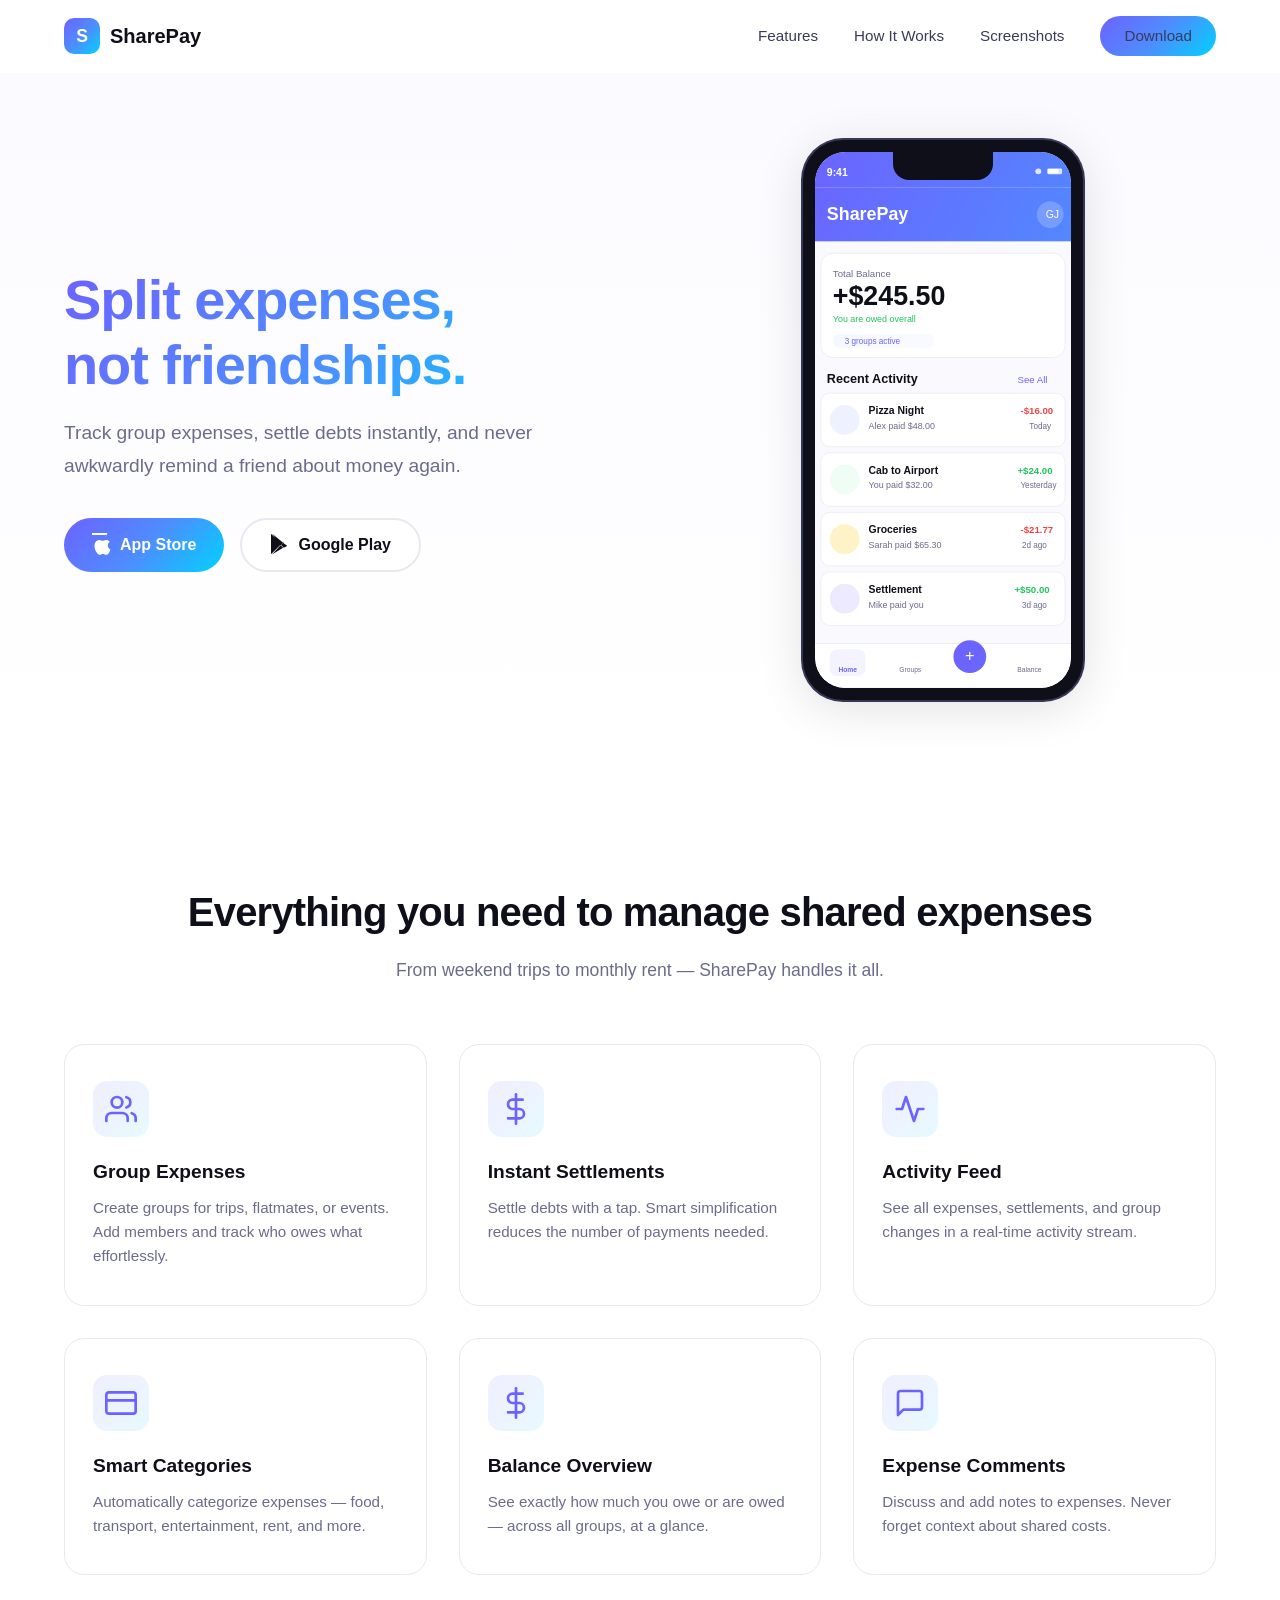
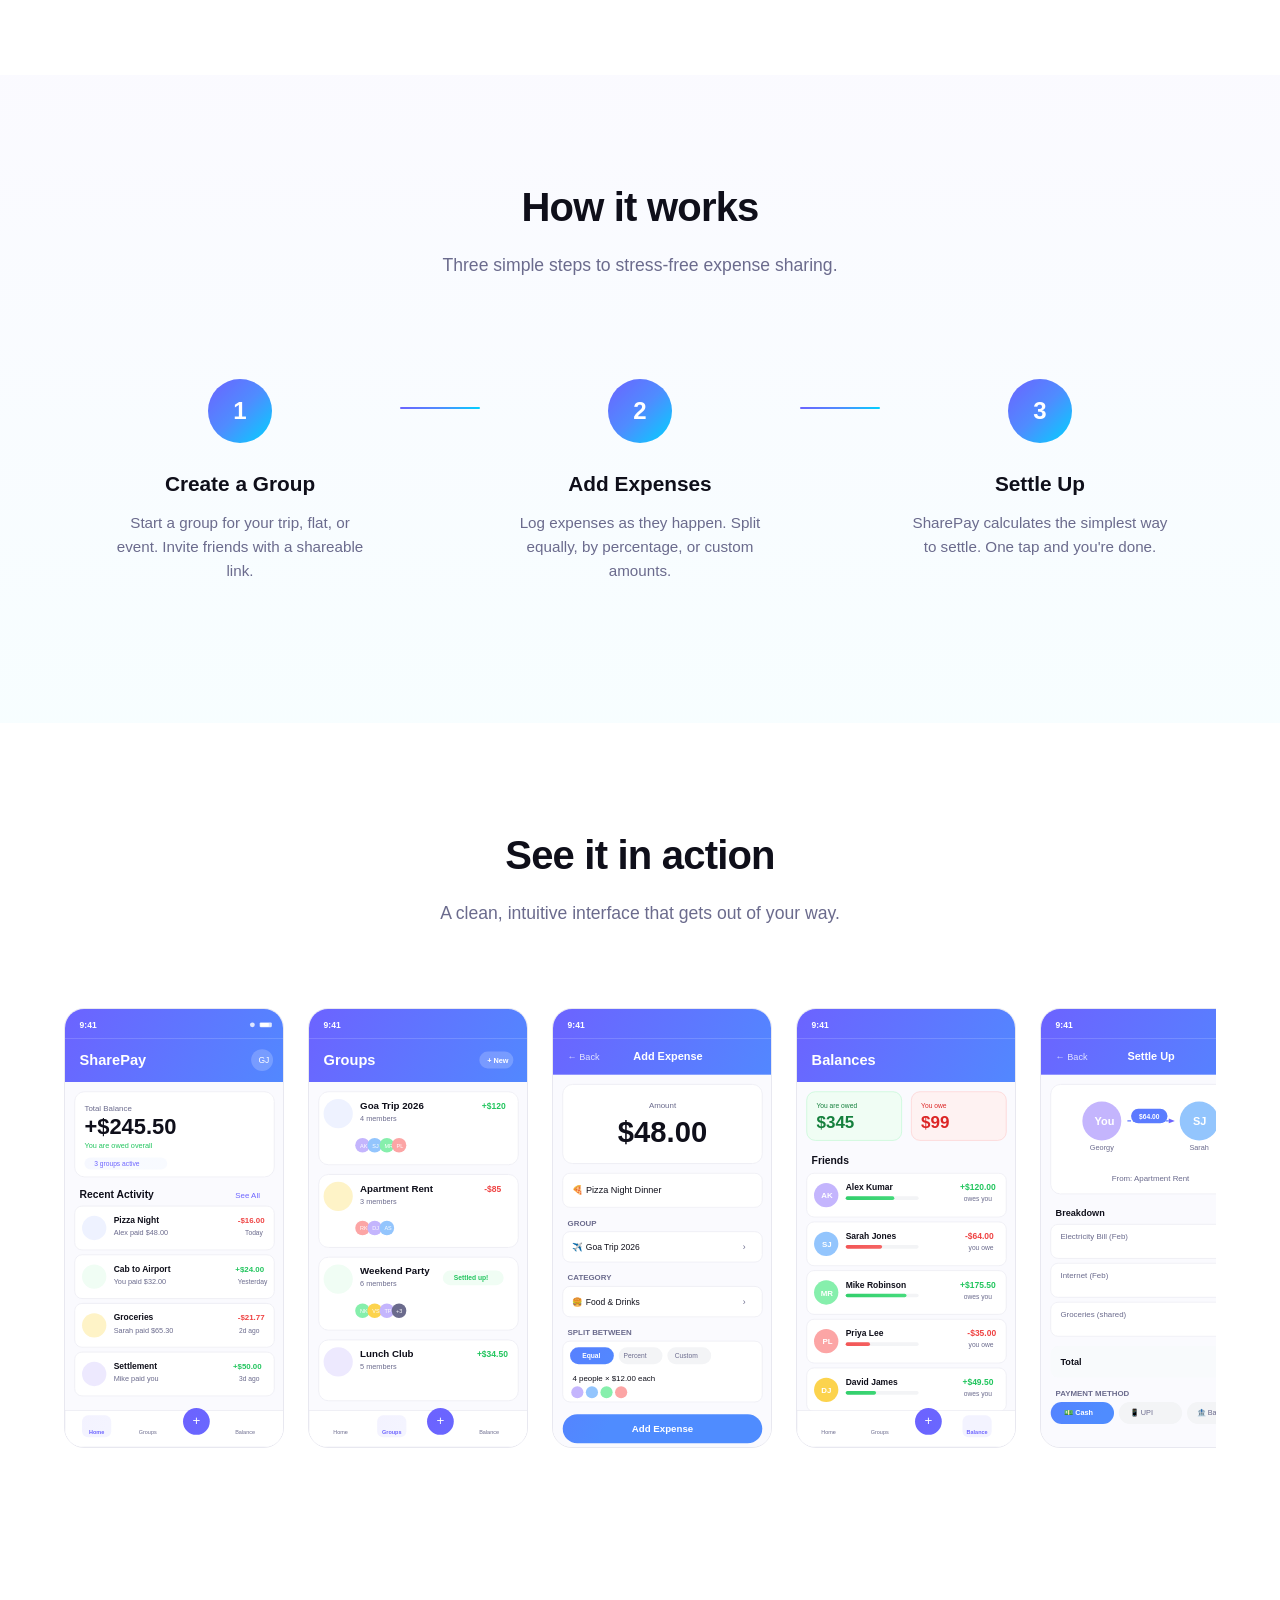
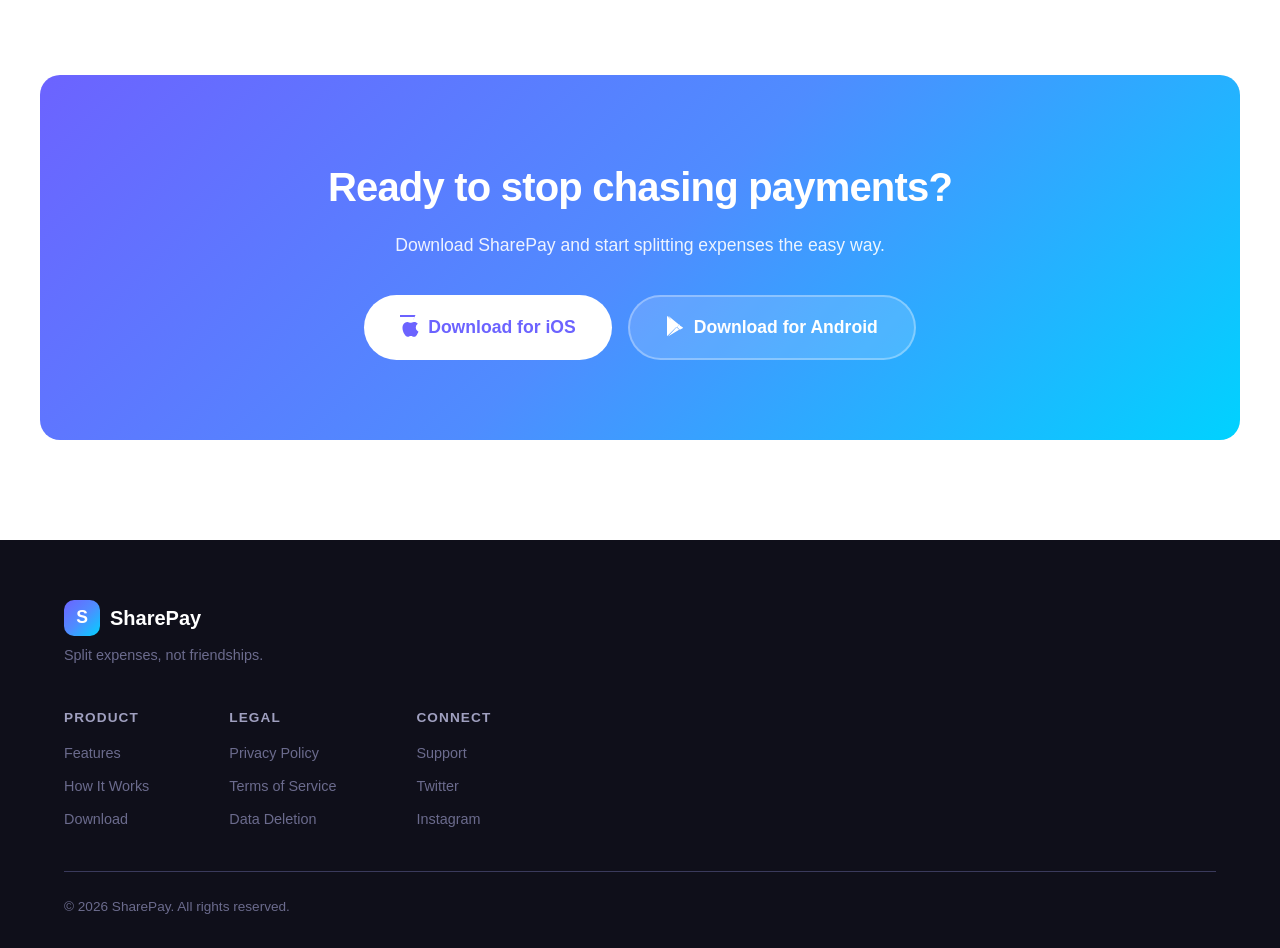
<file: index.html>
<!DOCTYPE html>
<html lang="en">
<head>
    <meta charset="UTF-8">
    <meta name="viewport" content="width=device-width, initial-scale=1.0">
    <title>SharePay — Split Expenses, Not Friendships</title>
    <meta name="description" content="SharePay makes splitting bills and tracking group expenses effortless. Available on iOS and Android.">
    <link rel="stylesheet" href="css/styles.css">
</head>
<body>

    <!-- Navigation -->
    <nav class="navbar" id="navbar">
        <div class="container nav-container">
            <a href="#" class="logo">
                <span class="logo-icon">S</span>
                <span class="logo-text">SharePay</span>
            </a>
            <button class="nav-toggle" id="navToggle" aria-label="Toggle menu">
                <span></span>
                <span></span>
                <span></span>
            </button>
            <ul class="nav-links" id="navLinks">
                <li><a href="#features">Features</a></li>
                <li><a href="#how-it-works">How It Works</a></li>
                <li><a href="#screenshots">Screenshots</a></li>
                <li><a href="#download" class="btn btn-nav">Download</a></li>
            </ul>
        </div>
    </nav>

    <!-- Hero -->
    <section class="hero" id="hero">
        <div class="container hero-container">
            <div class="hero-content">
                <h1>Split expenses,<br>not friendships.</h1>
                <p class="hero-subtitle">Track group expenses, settle debts instantly, and never awkwardly remind a friend about money again.</p>
                <div class="hero-cta">
                    <a href="#" class="btn btn-primary">
                        <svg width="20" height="24" viewBox="0 0 20 24" fill="currentColor"><path d="M15.77 12.588c-.024-2.468 2.016-3.66 2.108-3.72-1.152-1.68-2.94-1.908-3.576-1.932-1.512-.156-2.964.9-3.732.9-.78 0-1.968-.876-3.24-.852-1.656.024-3.192.972-4.044 2.46-1.74 3.012-.444 7.464 1.236 9.9.828 1.2 1.812 2.544 3.096 2.496 1.248-.048 1.716-.804 3.228-.804 1.5 0 1.932.804 3.24.78 1.344-.024 2.184-1.212 2.988-2.42.96-1.38 1.344-2.724 1.368-2.796-.036-.012-2.616-1.008-2.64-3.984v-.028zM13.26 5.1c.684-.84 1.152-1.992 1.02-3.156-984.048-1.968.66-2.652 1.5-2.652 1.5s.204 1.104-.48 2.16c-.684.84-1.44 1.5-2.544 1.416-.06 0-.06 0 0 0z"/></svg>
                        App Store
                    </a>
                    <a href="#" class="btn btn-secondary">
                        <svg width="20" height="22" viewBox="0 0 20 22" fill="currentColor"><path d="M1.252 0L11.3 10.048 1.252 20.096c-.168-.18-.252-.432-.252-.744V.744C1 .432 1.084.18 1.252 0zm.744-.432L13.14 8.856l-2.496 2.496L2.004-.432h-.008zM13.86 9.576l2.736 1.584c.504.288.504.768 0 1.068L13.86 13.8l-2.748-2.748 2.748-2.748v.272zM1.996 20.528l8.64-9.288 2.496 2.496L1.996 20.528z"/></svg>
                        Google Play
                    </a>
                </div>
            </div>
            <div class="hero-visual">
                <div class="phone-mockup">
                    <div class="phone-screen">
                        <img src="assets/screen-home.svg" alt="SharePay Home Screen" class="phone-screen-img">
                    </div>
                </div>
            </div>
        </div>
    </section>

    <!-- Features -->
    <section class="features" id="features">
        <div class="container">
            <div class="section-header">
                <h2>Everything you need to manage shared expenses</h2>
                <p>From weekend trips to monthly rent — SharePay handles it all.</p>
            </div>
            <div class="features-grid">
                <div class="feature-card reveal">
                    <div class="feature-icon">
                        <svg width="32" height="32" viewBox="0 0 24 24" fill="none" stroke="currentColor" stroke-width="2" stroke-linecap="round" stroke-linejoin="round"><path d="M17 21v-2a4 4 0 0 0-4-4H5a4 4 0 0 0-4 4v2"/><circle cx="9" cy="7" r="4"/><path d="M23 21v-2a4 4 0 0 0-3-3.87"/><path d="M16 3.13a4 4 0 0 1 0 7.75"/></svg>
                    </div>
                    <h3>Group Expenses</h3>
                    <p>Create groups for trips, flatmates, or events. Add members and track who owes what effortlessly.</p>
                </div>
                <div class="feature-card reveal">
                    <div class="feature-icon">
                        <svg width="32" height="32" viewBox="0 0 24 24" fill="none" stroke="currentColor" stroke-width="2" stroke-linecap="round" stroke-linejoin="round"><path d="M12 1v22"/><path d="M17 5H9.5a3.5 3.5 0 0 0 0 7h5a3.5 3.5 0 0 1 0 7H6"/></svg>
                    </div>
                    <h3>Instant Settlements</h3>
                    <p>Settle debts with a tap. Smart simplification reduces the number of payments needed.</p>
                </div>
                <div class="feature-card reveal">
                    <div class="feature-icon">
                        <svg width="32" height="32" viewBox="0 0 24 24" fill="none" stroke="currentColor" stroke-width="2" stroke-linecap="round" stroke-linejoin="round"><polyline points="22 12 18 12 15 21 9 3 6 12 2 12"/></svg>
                    </div>
                    <h3>Activity Feed</h3>
                    <p>See all expenses, settlements, and group changes in a real-time activity stream.</p>
                </div>
                <div class="feature-card reveal">
                    <div class="feature-icon">
                        <svg width="32" height="32" viewBox="0 0 24 24" fill="none" stroke="currentColor" stroke-width="2" stroke-linecap="round" stroke-linejoin="round"><rect x="1" y="4" width="22" height="16" rx="2" ry="2"/><line x1="1" y1="10" x2="23" y2="10"/></svg>
                    </div>
                    <h3>Smart Categories</h3>
                    <p>Automatically categorize expenses — food, transport, entertainment, rent, and more.</p>
                </div>
                <div class="feature-card reveal">
                    <div class="feature-icon">
                        <svg width="32" height="32" viewBox="0 0 24 24" fill="none" stroke="currentColor" stroke-width="2" stroke-linecap="round" stroke-linejoin="round"><line x1="12" y1="1" x2="12" y2="23"/><path d="M17 5H9.5a3.5 3.5 0 0 0 0 7h5a3.5 3.5 0 0 1 0 7H6"/></svg>
                    </div>
                    <h3>Balance Overview</h3>
                    <p>See exactly how much you owe or are owed — across all groups, at a glance.</p>
                </div>
                <div class="feature-card reveal">
                    <div class="feature-icon">
                        <svg width="32" height="32" viewBox="0 0 24 24" fill="none" stroke="currentColor" stroke-width="2" stroke-linecap="round" stroke-linejoin="round"><path d="M21 15a2 2 0 0 1-2 2H7l-4 4V5a2 2 0 0 1 2-2h14a2 2 0 0 1 2 2z"/></svg>
                    </div>
                    <h3>Expense Comments</h3>
                    <p>Discuss and add notes to expenses. Never forget context about shared costs.</p>
                </div>
            </div>
        </div>
    </section>

    <!-- How It Works -->
    <section class="how-it-works" id="how-it-works">
        <div class="container">
            <div class="section-header">
                <h2>How it works</h2>
                <p>Three simple steps to stress-free expense sharing.</p>
            </div>
            <div class="steps">
                <div class="step reveal">
                    <div class="step-number">1</div>
                    <h3>Create a Group</h3>
                    <p>Start a group for your trip, flat, or event. Invite friends with a shareable link.</p>
                </div>
                <div class="step-connector"></div>
                <div class="step reveal">
                    <div class="step-number">2</div>
                    <h3>Add Expenses</h3>
                    <p>Log expenses as they happen. Split equally, by percentage, or custom amounts.</p>
                </div>
                <div class="step-connector"></div>
                <div class="step reveal">
                    <div class="step-number">3</div>
                    <h3>Settle Up</h3>
                    <p>SharePay calculates the simplest way to settle. One tap and you're done.</p>
                </div>
            </div>
        </div>
    </section>

    <!-- Screenshots -->
    <section class="screenshots" id="screenshots">
        <div class="container">
            <div class="section-header">
                <h2>See it in action</h2>
                <p>A clean, intuitive interface that gets out of your way.</p>
            </div>
            <div class="screenshots-scroll">
                <div class="screenshot-card reveal">
                    <img src="assets/screen-home.svg" alt="Home Screen" class="screenshot-img">
                </div>
                <div class="screenshot-card reveal">
                    <img src="assets/screen-groups.svg" alt="Groups View" class="screenshot-img">
                </div>
                <div class="screenshot-card reveal">
                    <img src="assets/screen-add-expense.svg" alt="Add Expense" class="screenshot-img">
                </div>
                <div class="screenshot-card reveal">
                    <img src="assets/screen-balances.svg" alt="Balances" class="screenshot-img">
                </div>
                <div class="screenshot-card reveal">
                    <img src="assets/screen-settle.svg" alt="Settle Up" class="screenshot-img">
                </div>
            </div>
        </div>
    </section>

    <!-- Download CTA -->
    <section class="download" id="download">
        <div class="container download-container">
            <h2>Ready to stop chasing payments?</h2>
            <p>Download SharePay and start splitting expenses the easy way.</p>
            <div class="download-buttons">
                <a href="#" class="btn btn-primary btn-lg">
                    <svg width="20" height="24" viewBox="0 0 20 24" fill="currentColor"><path d="M15.77 12.588c-.024-2.468 2.016-3.66 2.108-3.72-1.152-1.68-2.94-1.908-3.576-1.932-1.512-.156-2.964.9-3.732.9-.78 0-1.968-.876-3.24-.852-1.656.024-3.192.972-4.044 2.46-1.74 3.012-.444 7.464 1.236 9.9.828 1.2 1.812 2.544 3.096 2.496 1.248-.048 1.716-.804 3.228-.804 1.5 0 1.932.804 3.24.78 1.344-.024 2.184-1.212 2.988-2.42.96-1.38 1.344-2.724 1.368-2.796-.036-.012-2.616-1.008-2.64-3.984v-.028zM13.26 5.1c.684-.84 1.152-1.992 1.02-3.156-984.048-1.968.66-2.652 1.5-2.652 1.5s.204 1.104-.48 2.16c-.684.84-1.44 1.5-2.544 1.416-.06 0-.06 0 0 0z"/></svg>
                    Download for iOS
                </a>
                <a href="#" class="btn btn-secondary btn-lg">
                    <svg width="20" height="22" viewBox="0 0 20 22" fill="currentColor"><path d="M1.252 0L11.3 10.048 1.252 20.096c-.168-.18-.252-.432-.252-.744V.744C1 .432 1.084.18 1.252 0zm.744-.432L13.14 8.856l-2.496 2.496L2.004-.432h-.008zM13.86 9.576l2.736 1.584c.504.288.504.768 0 1.068L13.86 13.8l-2.748-2.748 2.748-2.748v.272zM1.996 20.528l8.64-9.288 2.496 2.496L1.996 20.528z"/></svg>
                    Download for Android
                </a>
            </div>
        </div>
    </section>

    <!-- Footer -->
    <footer class="footer">
        <div class="container footer-container">
            <div class="footer-brand">
                <a href="#" class="logo">
                    <span class="logo-icon">S</span>
                    <span class="logo-text">SharePay</span>
                </a>
                <p>Split expenses, not friendships.</p>
            </div>
            <div class="footer-links">
                <div class="footer-col">
                    <h4>Product</h4>
                    <a href="#features">Features</a>
                    <a href="#how-it-works">How It Works</a>
                    <a href="#download">Download</a>
                </div>
                <div class="footer-col">
                    <h4>Legal</h4>
                    <a href="privacy.html">Privacy Policy</a>
                    <a href="terms.html">Terms of Service</a>
                    <a href="data-deletion.html">Data Deletion</a>
                </div>
                <div class="footer-col">
                    <h4>Connect</h4>
                    <a href="support.html">Support</a>
                    <a href="#">Twitter</a>
                    <a href="#">Instagram</a>
                </div>
            </div>
            <div class="footer-bottom">
                <p>&copy; 2026 SharePay. All rights reserved.</p>
            </div>
        </div>
    </footer>

    <script src="js/main.js"></script>
</body>
</html>
</file>
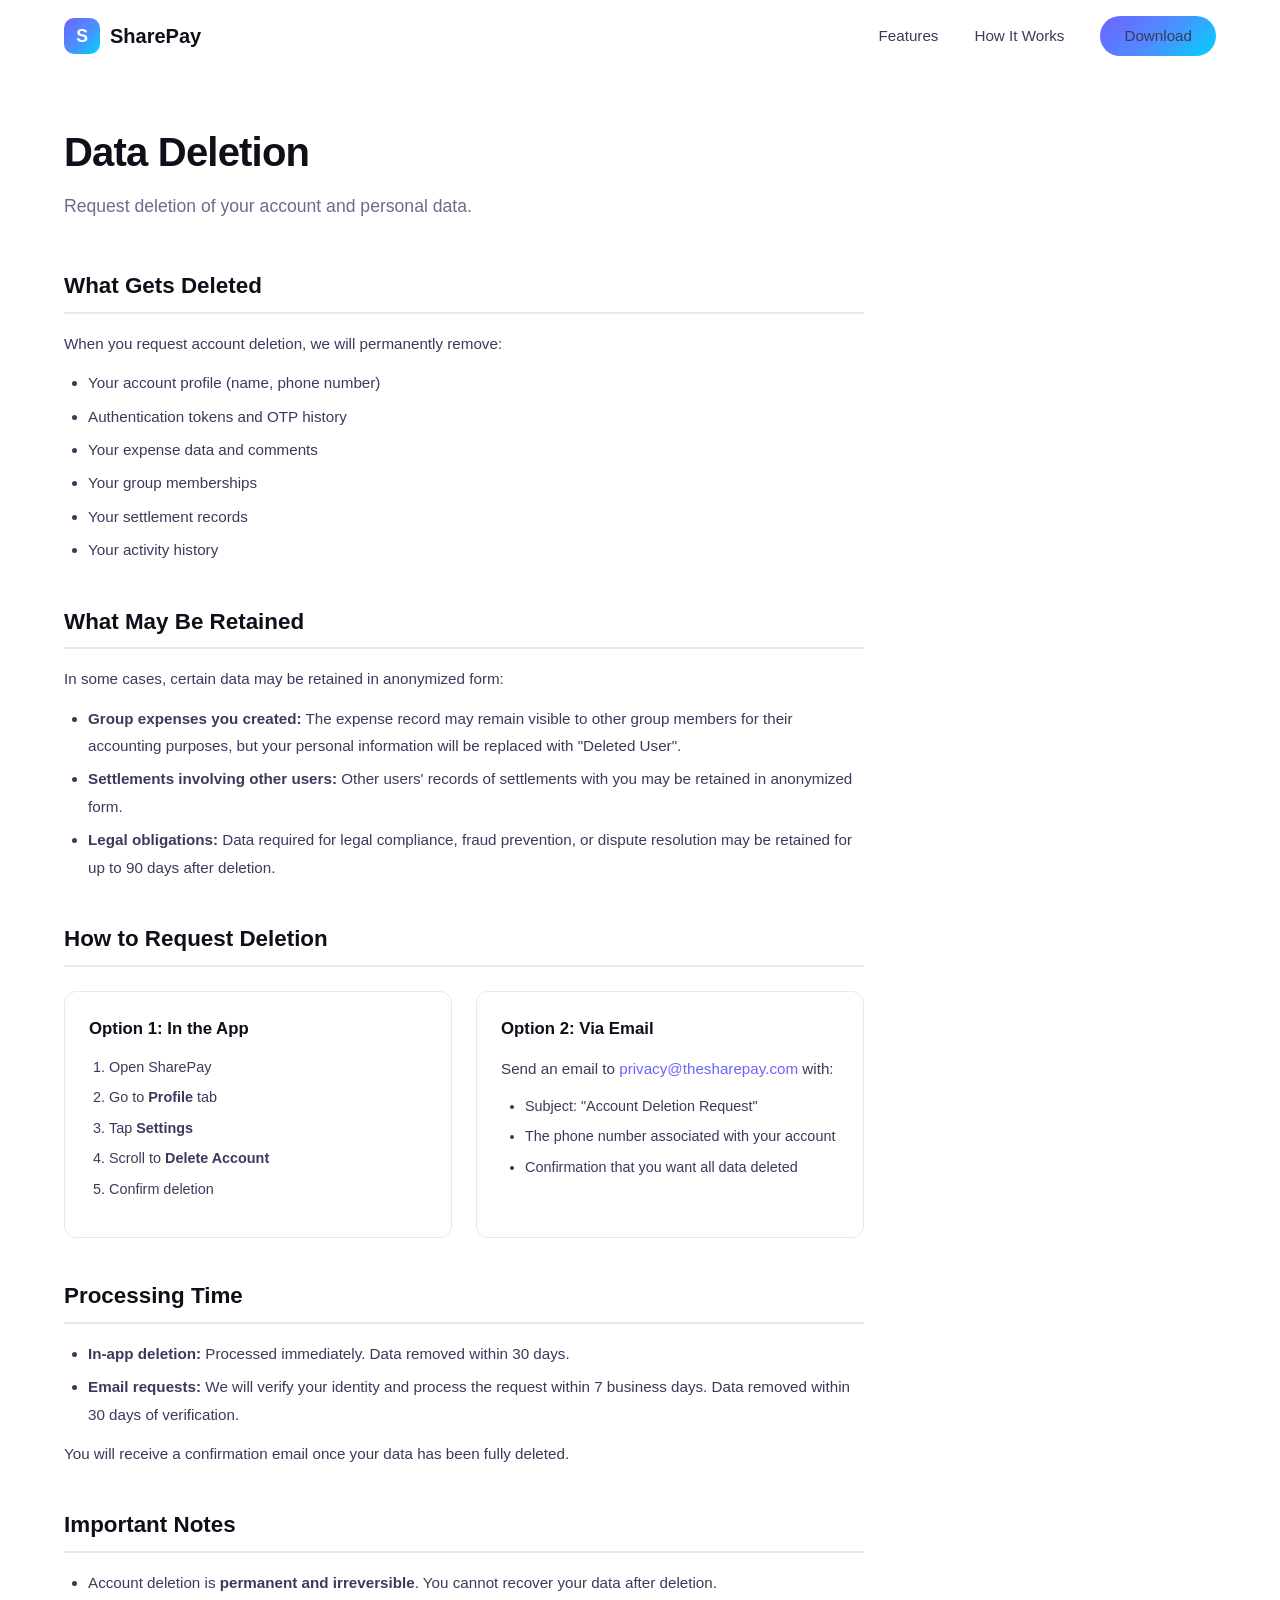
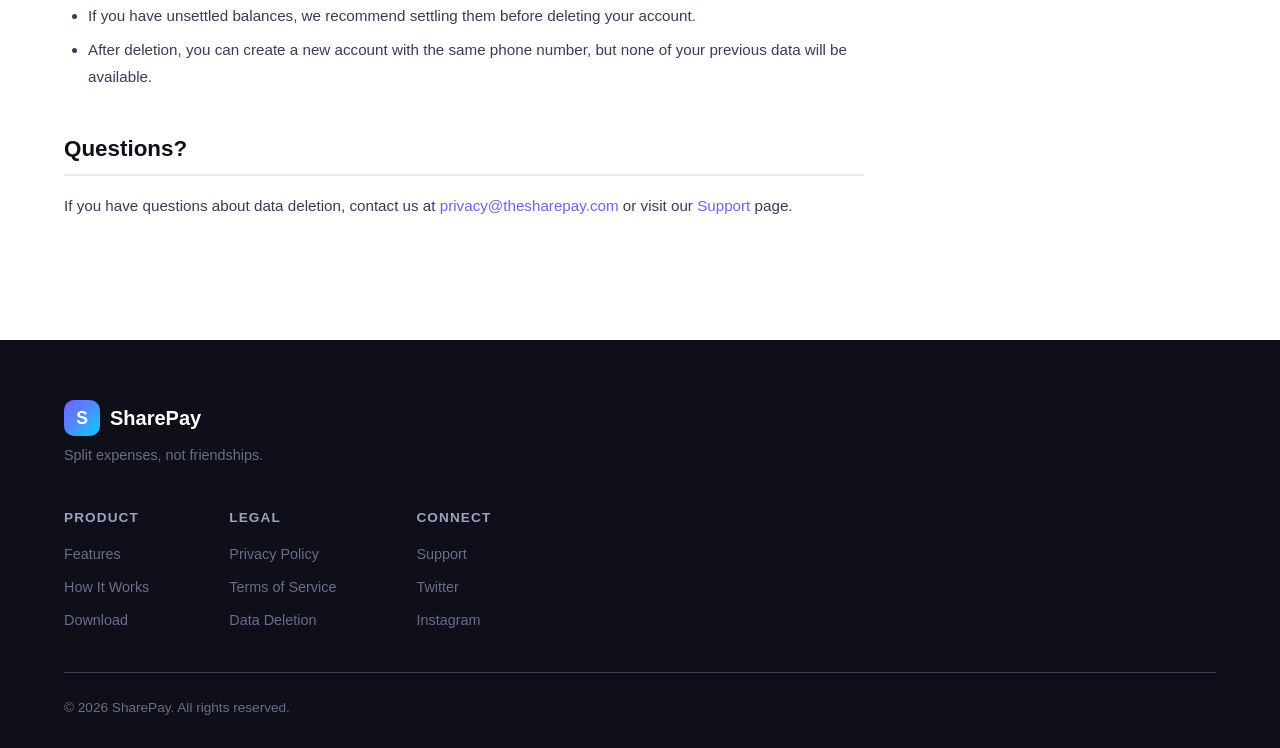
<file: data-deletion.html>
<!DOCTYPE html>
<html lang="en">
<head>
    <meta charset="UTF-8">
    <meta name="viewport" content="width=device-width, initial-scale=1.0">
    <title>Data Deletion — SharePay</title>
    <meta name="description" content="Request deletion of your SharePay account and personal data.">
    <link rel="stylesheet" href="css/styles.css">
</head>
<body>

    <nav class="navbar" id="navbar">
        <div class="container nav-container">
            <a href="index.html" class="logo">
                <span class="logo-icon">S</span>
                <span class="logo-text">SharePay</span>
            </a>
            <button class="nav-toggle" id="navToggle" aria-label="Toggle menu">
                <span></span>
                <span></span>
                <span></span>
            </button>
            <ul class="nav-links" id="navLinks">
                <li><a href="index.html#features">Features</a></li>
                <li><a href="index.html#how-it-works">How It Works</a></li>
                <li><a href="index.html#download" class="btn btn-nav">Download</a></li>
            </ul>
        </div>
    </nav>

    <main class="legal-page">
        <div class="container">
            <div class="legal-header">
                <h1>Data Deletion</h1>
                <p class="legal-subtitle">Request deletion of your account and personal data.</p>
            </div>

            <div class="legal-content">
                <section>
                    <h2>What Gets Deleted</h2>
                    <p>When you request account deletion, we will permanently remove:</p>
                    <ul>
                        <li>Your account profile (name, phone number)</li>
                        <li>Authentication tokens and OTP history</li>
                        <li>Your expense data and comments</li>
                        <li>Your group memberships</li>
                        <li>Your settlement records</li>
                        <li>Your activity history</li>
                    </ul>
                </section>

                <section>
                    <h2>What May Be Retained</h2>
                    <p>In some cases, certain data may be retained in anonymized form:</p>
                    <ul>
                        <li><strong>Group expenses you created:</strong> The expense record may remain visible to other group members for their accounting purposes, but your personal information will be replaced with "Deleted User".</li>
                        <li><strong>Settlements involving other users:</strong> Other users' records of settlements with you may be retained in anonymized form.</li>
                        <li><strong>Legal obligations:</strong> Data required for legal compliance, fraud prevention, or dispute resolution may be retained for up to 90 days after deletion.</li>
                    </ul>
                </section>

                <section>
                    <h2>How to Request Deletion</h2>

                    <div class="deletion-methods">
                        <div class="deletion-method">
                            <h3>Option 1: In the App</h3>
                            <ol>
                                <li>Open SharePay</li>
                                <li>Go to <strong>Profile</strong> tab</li>
                                <li>Tap <strong>Settings</strong></li>
                                <li>Scroll to <strong>Delete Account</strong></li>
                                <li>Confirm deletion</li>
                            </ol>
                        </div>

                        <div class="deletion-method">
                            <h3>Option 2: Via Email</h3>
                            <p>Send an email to <a href="mailto:privacy@thesharepay.com">privacy@thesharepay.com</a> with:</p>
                            <ul>
                                <li>Subject: "Account Deletion Request"</li>
                                <li>The phone number associated with your account</li>
                                <li>Confirmation that you want all data deleted</li>
                            </ul>
                        </div>
                    </div>
                </section>

                <section>
                    <h2>Processing Time</h2>
                    <ul>
                        <li><strong>In-app deletion:</strong> Processed immediately. Data removed within 30 days.</li>
                        <li><strong>Email requests:</strong> We will verify your identity and process the request within 7 business days. Data removed within 30 days of verification.</li>
                    </ul>
                    <p>You will receive a confirmation email once your data has been fully deleted.</p>
                </section>

                <section>
                    <h2>Important Notes</h2>
                    <ul>
                        <li>Account deletion is <strong>permanent and irreversible</strong>. You cannot recover your data after deletion.</li>
                        <li>If you have unsettled balances, we recommend settling them before deleting your account.</li>
                        <li>After deletion, you can create a new account with the same phone number, but none of your previous data will be available.</li>
                    </ul>
                </section>

                <section>
                    <h2>Questions?</h2>
                    <p>If you have questions about data deletion, contact us at <a href="mailto:privacy@thesharepay.com">privacy@thesharepay.com</a> or visit our <a href="support.html">Support</a> page.</p>
                </section>
            </div>
        </div>
    </main>

    <footer class="footer">
        <div class="container footer-container">
            <div class="footer-brand">
                <a href="index.html" class="logo">
                    <span class="logo-icon">S</span>
                    <span class="logo-text">SharePay</span>
                </a>
                <p>Split expenses, not friendships.</p>
            </div>
            <div class="footer-links">
                <div class="footer-col">
                    <h4>Product</h4>
                    <a href="index.html#features">Features</a>
                    <a href="index.html#how-it-works">How It Works</a>
                    <a href="index.html#download">Download</a>
                </div>
                <div class="footer-col">
                    <h4>Legal</h4>
                    <a href="privacy.html">Privacy Policy</a>
                    <a href="terms.html">Terms of Service</a>
                    <a href="data-deletion.html">Data Deletion</a>
                </div>
                <div class="footer-col">
                    <h4>Connect</h4>
                    <a href="support.html">Support</a>
                    <a href="#">Twitter</a>
                    <a href="#">Instagram</a>
                </div>
            </div>
            <div class="footer-bottom">
                <p>&copy; 2026 SharePay. All rights reserved.</p>
            </div>
        </div>
    </footer>

    <script src="js/main.js"></script>
</body>
</html>
</file>
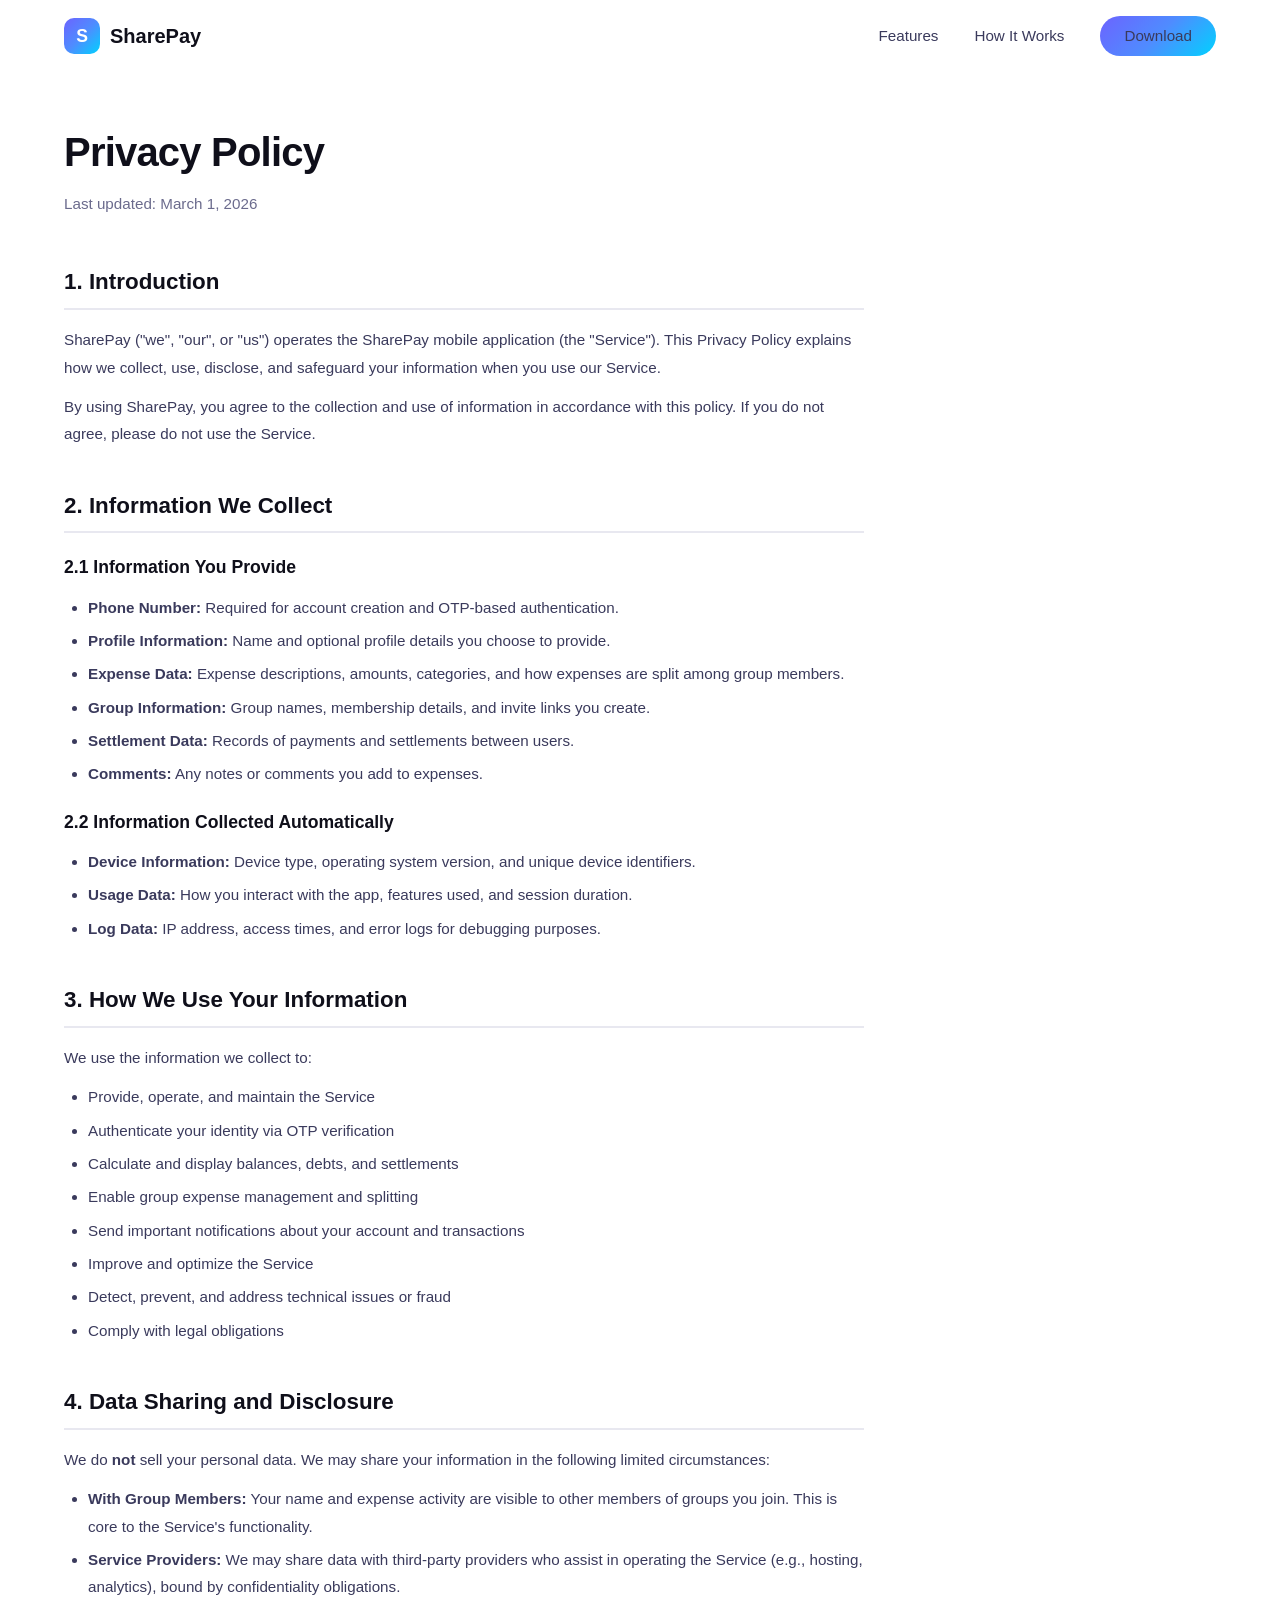
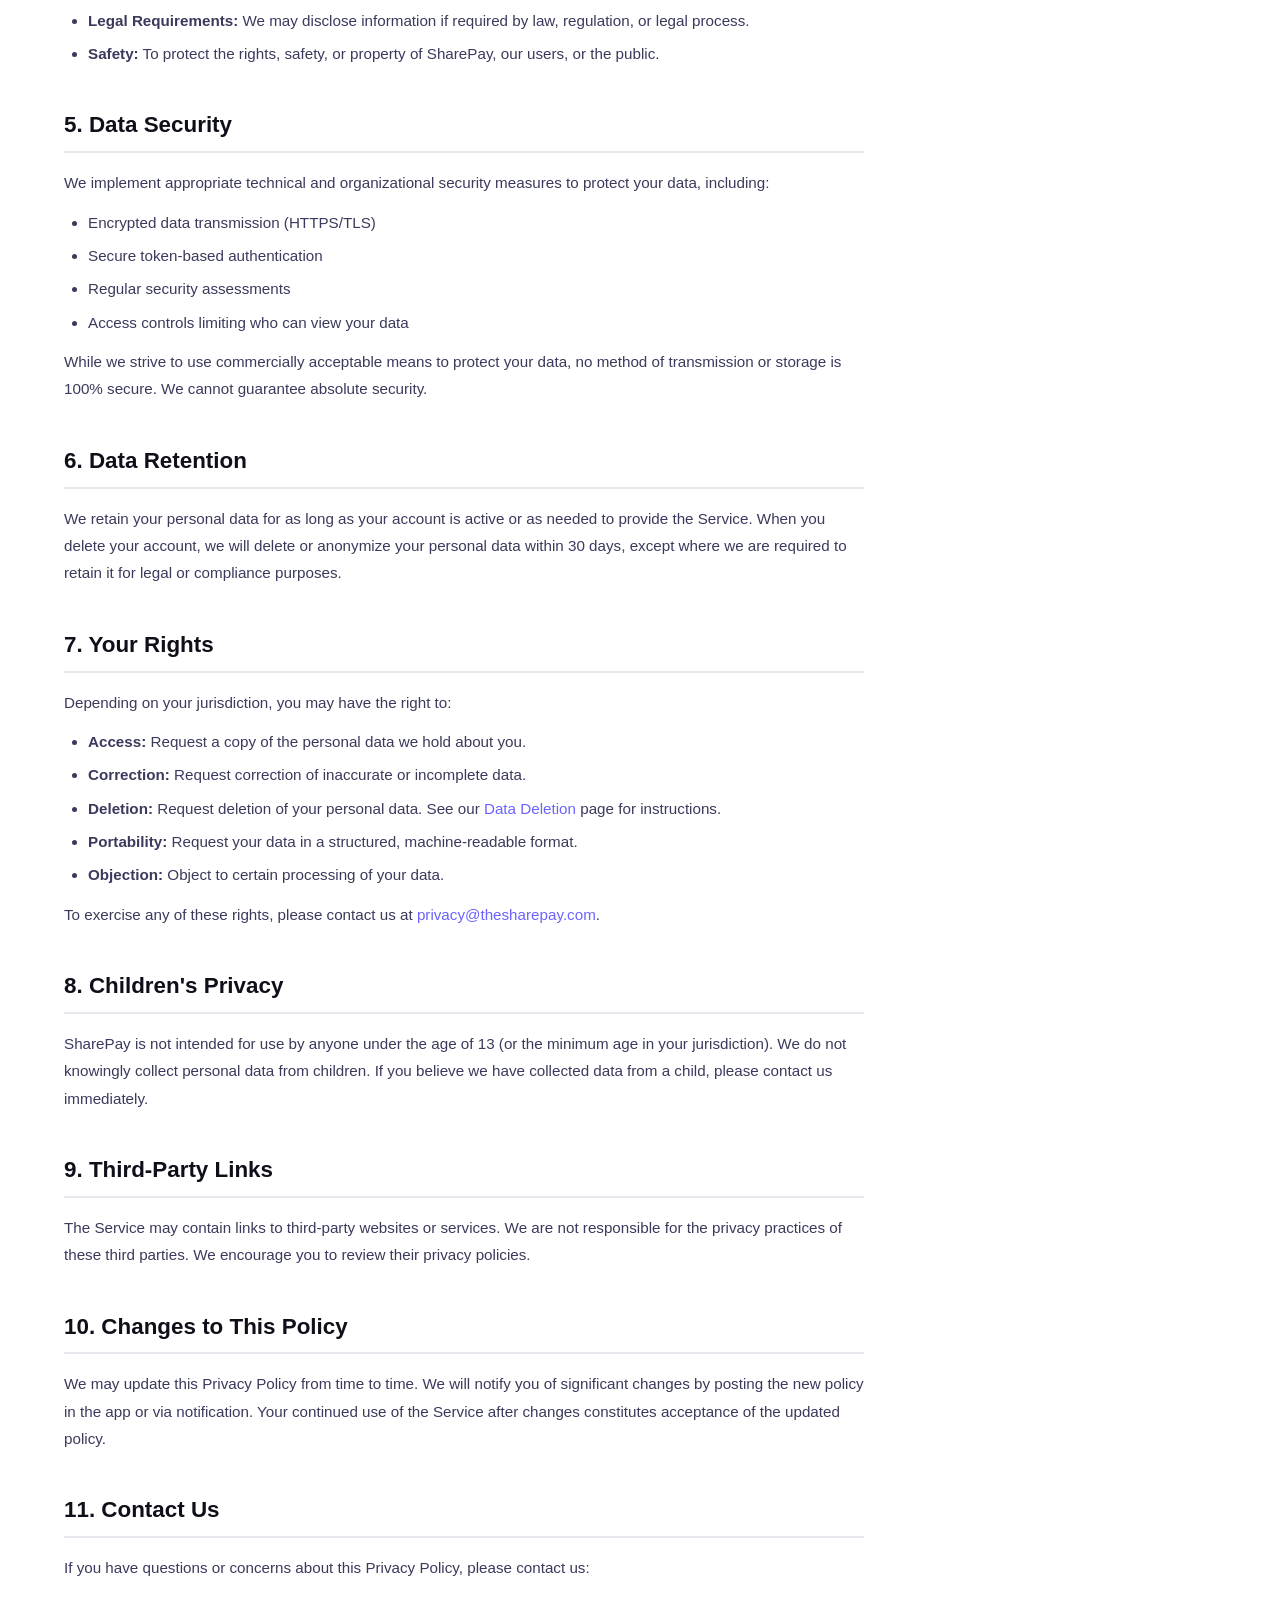
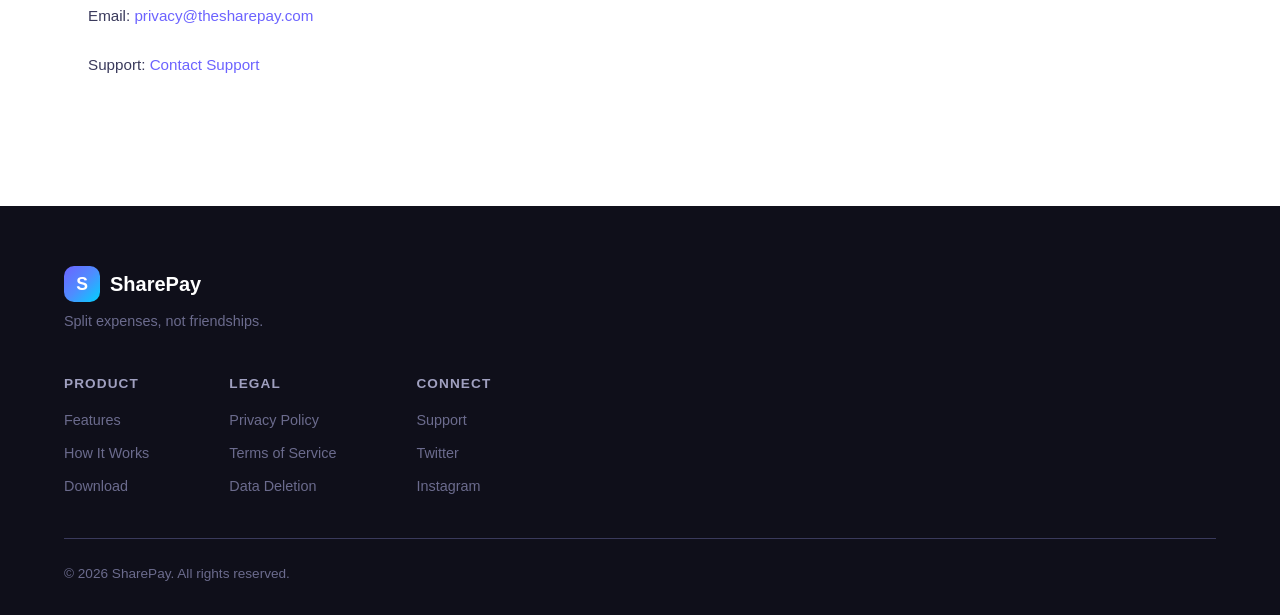
<file: privacy.html>
<!DOCTYPE html>
<html lang="en">
<head>
    <meta charset="UTF-8">
    <meta name="viewport" content="width=device-width, initial-scale=1.0">
    <title>Privacy Policy — SharePay</title>
    <meta name="description" content="SharePay Privacy Policy. Learn how we collect, use, and protect your data.">
    <link rel="stylesheet" href="css/styles.css">
</head>
<body>

    <nav class="navbar" id="navbar">
        <div class="container nav-container">
            <a href="index.html" class="logo">
                <span class="logo-icon">S</span>
                <span class="logo-text">SharePay</span>
            </a>
            <button class="nav-toggle" id="navToggle" aria-label="Toggle menu">
                <span></span>
                <span></span>
                <span></span>
            </button>
            <ul class="nav-links" id="navLinks">
                <li><a href="index.html#features">Features</a></li>
                <li><a href="index.html#how-it-works">How It Works</a></li>
                <li><a href="index.html#download" class="btn btn-nav">Download</a></li>
            </ul>
        </div>
    </nav>

    <main class="legal-page">
        <div class="container">
            <div class="legal-header">
                <h1>Privacy Policy</h1>
                <p class="legal-date">Last updated: March 1, 2026</p>
            </div>

            <div class="legal-content">
                <section>
                    <h2>1. Introduction</h2>
                    <p>SharePay ("we", "our", or "us") operates the SharePay mobile application (the "Service"). This Privacy Policy explains how we collect, use, disclose, and safeguard your information when you use our Service.</p>
                    <p>By using SharePay, you agree to the collection and use of information in accordance with this policy. If you do not agree, please do not use the Service.</p>
                </section>

                <section>
                    <h2>2. Information We Collect</h2>

                    <h3>2.1 Information You Provide</h3>
                    <ul>
                        <li><strong>Phone Number:</strong> Required for account creation and OTP-based authentication.</li>
                        <li><strong>Profile Information:</strong> Name and optional profile details you choose to provide.</li>
                        <li><strong>Expense Data:</strong> Expense descriptions, amounts, categories, and how expenses are split among group members.</li>
                        <li><strong>Group Information:</strong> Group names, membership details, and invite links you create.</li>
                        <li><strong>Settlement Data:</strong> Records of payments and settlements between users.</li>
                        <li><strong>Comments:</strong> Any notes or comments you add to expenses.</li>
                    </ul>

                    <h3>2.2 Information Collected Automatically</h3>
                    <ul>
                        <li><strong>Device Information:</strong> Device type, operating system version, and unique device identifiers.</li>
                        <li><strong>Usage Data:</strong> How you interact with the app, features used, and session duration.</li>
                        <li><strong>Log Data:</strong> IP address, access times, and error logs for debugging purposes.</li>
                    </ul>
                </section>

                <section>
                    <h2>3. How We Use Your Information</h2>
                    <p>We use the information we collect to:</p>
                    <ul>
                        <li>Provide, operate, and maintain the Service</li>
                        <li>Authenticate your identity via OTP verification</li>
                        <li>Calculate and display balances, debts, and settlements</li>
                        <li>Enable group expense management and splitting</li>
                        <li>Send important notifications about your account and transactions</li>
                        <li>Improve and optimize the Service</li>
                        <li>Detect, prevent, and address technical issues or fraud</li>
                        <li>Comply with legal obligations</li>
                    </ul>
                </section>

                <section>
                    <h2>4. Data Sharing and Disclosure</h2>
                    <p>We do <strong>not</strong> sell your personal data. We may share your information in the following limited circumstances:</p>
                    <ul>
                        <li><strong>With Group Members:</strong> Your name and expense activity are visible to other members of groups you join. This is core to the Service's functionality.</li>
                        <li><strong>Service Providers:</strong> We may share data with third-party providers who assist in operating the Service (e.g., hosting, analytics), bound by confidentiality obligations.</li>
                        <li><strong>Legal Requirements:</strong> We may disclose information if required by law, regulation, or legal process.</li>
                        <li><strong>Safety:</strong> To protect the rights, safety, or property of SharePay, our users, or the public.</li>
                    </ul>
                </section>

                <section>
                    <h2>5. Data Security</h2>
                    <p>We implement appropriate technical and organizational security measures to protect your data, including:</p>
                    <ul>
                        <li>Encrypted data transmission (HTTPS/TLS)</li>
                        <li>Secure token-based authentication</li>
                        <li>Regular security assessments</li>
                        <li>Access controls limiting who can view your data</li>
                    </ul>
                    <p>While we strive to use commercially acceptable means to protect your data, no method of transmission or storage is 100% secure. We cannot guarantee absolute security.</p>
                </section>

                <section>
                    <h2>6. Data Retention</h2>
                    <p>We retain your personal data for as long as your account is active or as needed to provide the Service. When you delete your account, we will delete or anonymize your personal data within 30 days, except where we are required to retain it for legal or compliance purposes.</p>
                </section>

                <section>
                    <h2>7. Your Rights</h2>
                    <p>Depending on your jurisdiction, you may have the right to:</p>
                    <ul>
                        <li><strong>Access:</strong> Request a copy of the personal data we hold about you.</li>
                        <li><strong>Correction:</strong> Request correction of inaccurate or incomplete data.</li>
                        <li><strong>Deletion:</strong> Request deletion of your personal data. See our <a href="data-deletion.html">Data Deletion</a> page for instructions.</li>
                        <li><strong>Portability:</strong> Request your data in a structured, machine-readable format.</li>
                        <li><strong>Objection:</strong> Object to certain processing of your data.</li>
                    </ul>
                    <p>To exercise any of these rights, please contact us at <a href="mailto:privacy@thesharepay.com">privacy@thesharepay.com</a>.</p>
                </section>

                <section>
                    <h2>8. Children's Privacy</h2>
                    <p>SharePay is not intended for use by anyone under the age of 13 (or the minimum age in your jurisdiction). We do not knowingly collect personal data from children. If you believe we have collected data from a child, please contact us immediately.</p>
                </section>

                <section>
                    <h2>9. Third-Party Links</h2>
                    <p>The Service may contain links to third-party websites or services. We are not responsible for the privacy practices of these third parties. We encourage you to review their privacy policies.</p>
                </section>

                <section>
                    <h2>10. Changes to This Policy</h2>
                    <p>We may update this Privacy Policy from time to time. We will notify you of significant changes by posting the new policy in the app or via notification. Your continued use of the Service after changes constitutes acceptance of the updated policy.</p>
                </section>

                <section>
                    <h2>11. Contact Us</h2>
                    <p>If you have questions or concerns about this Privacy Policy, please contact us:</p>
                    <ul class="contact-list">
                        <li>Email: <a href="mailto:privacy@thesharepay.com">privacy@thesharepay.com</a></li>
                        <li>Support: <a href="support.html">Contact Support</a></li>
                    </ul>
                </section>
            </div>
        </div>
    </main>

    <footer class="footer">
        <div class="container footer-container">
            <div class="footer-brand">
                <a href="index.html" class="logo">
                    <span class="logo-icon">S</span>
                    <span class="logo-text">SharePay</span>
                </a>
                <p>Split expenses, not friendships.</p>
            </div>
            <div class="footer-links">
                <div class="footer-col">
                    <h4>Product</h4>
                    <a href="index.html#features">Features</a>
                    <a href="index.html#how-it-works">How It Works</a>
                    <a href="index.html#download">Download</a>
                </div>
                <div class="footer-col">
                    <h4>Legal</h4>
                    <a href="privacy.html">Privacy Policy</a>
                    <a href="terms.html">Terms of Service</a>
                    <a href="data-deletion.html">Data Deletion</a>
                </div>
                <div class="footer-col">
                    <h4>Connect</h4>
                    <a href="support.html">Support</a>
                    <a href="#">Twitter</a>
                    <a href="#">Instagram</a>
                </div>
            </div>
            <div class="footer-bottom">
                <p>&copy; 2026 SharePay. All rights reserved.</p>
            </div>
        </div>
    </footer>

    <script src="js/main.js"></script>
</body>
</html>
</file>
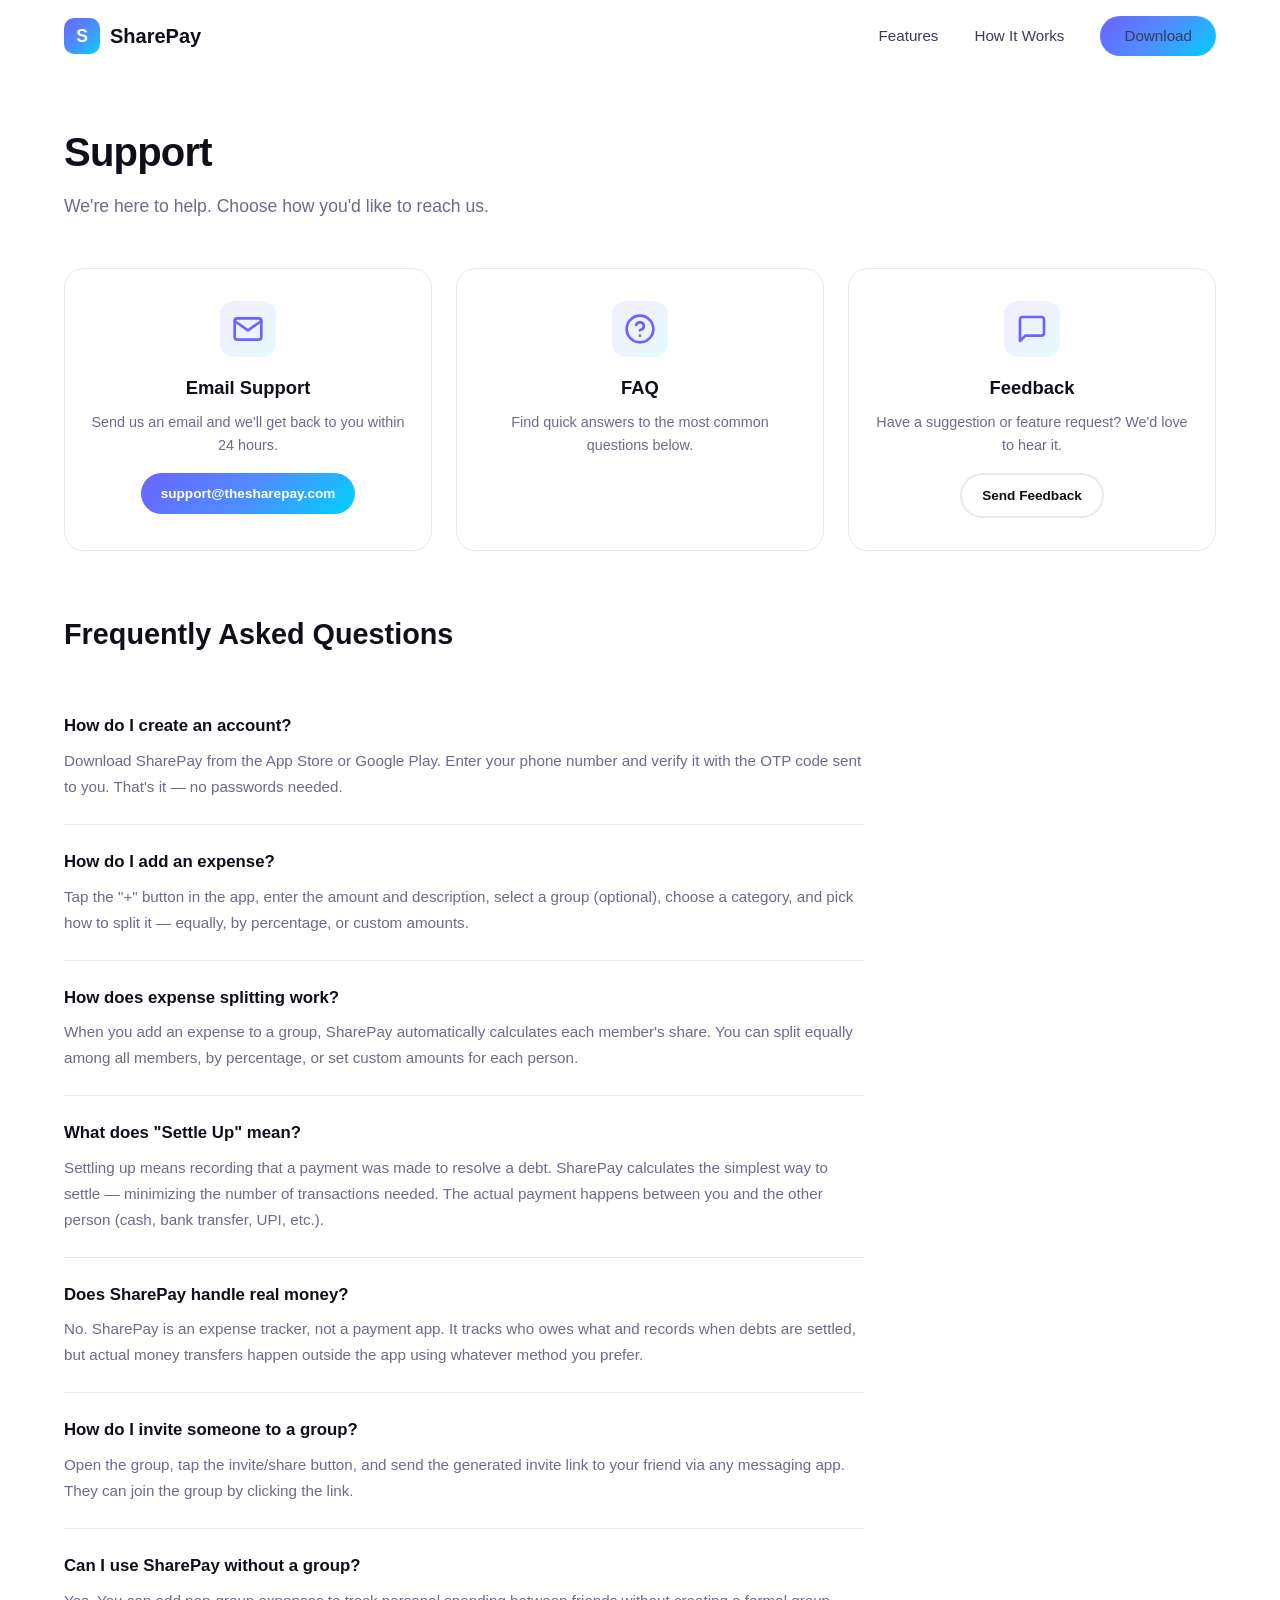
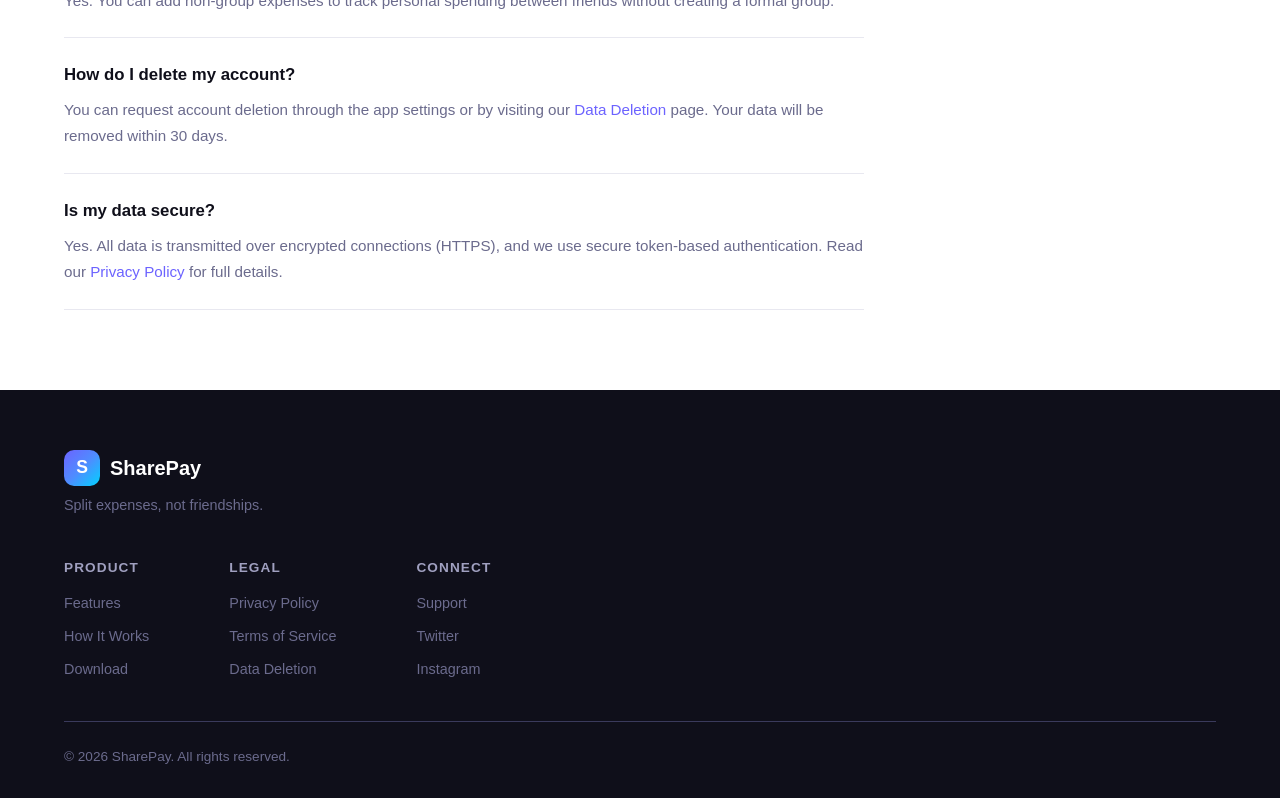
<file: support.html>
<!DOCTYPE html>
<html lang="en">
<head>
    <meta charset="UTF-8">
    <meta name="viewport" content="width=device-width, initial-scale=1.0">
    <title>Support — SharePay</title>
    <meta name="description" content="Get help with SharePay. Contact our support team for assistance.">
    <link rel="stylesheet" href="css/styles.css">
</head>
<body>

    <nav class="navbar" id="navbar">
        <div class="container nav-container">
            <a href="index.html" class="logo">
                <span class="logo-icon">S</span>
                <span class="logo-text">SharePay</span>
            </a>
            <button class="nav-toggle" id="navToggle" aria-label="Toggle menu">
                <span></span>
                <span></span>
                <span></span>
            </button>
            <ul class="nav-links" id="navLinks">
                <li><a href="index.html#features">Features</a></li>
                <li><a href="index.html#how-it-works">How It Works</a></li>
                <li><a href="index.html#download" class="btn btn-nav">Download</a></li>
            </ul>
        </div>
    </nav>

    <main class="legal-page">
        <div class="container">
            <div class="legal-header">
                <h1>Support</h1>
                <p class="legal-subtitle">We're here to help. Choose how you'd like to reach us.</p>
            </div>

            <div class="support-grid">
                <div class="support-card">
                    <div class="support-icon">
                        <svg width="32" height="32" viewBox="0 0 24 24" fill="none" stroke="currentColor" stroke-width="2" stroke-linecap="round" stroke-linejoin="round"><path d="M4 4h16c1.1 0 2 .9 2 2v12c0 1.1-.9 2-2 2H4c-1.1 0-2-.9-2-2V6c0-1.1.9-2 2-2z"/><polyline points="22,6 12,13 2,6"/></svg>
                    </div>
                    <h3>Email Support</h3>
                    <p>Send us an email and we'll get back to you within 24 hours.</p>
                    <a href="mailto:support@thesharepay.com" class="btn btn-primary">support@thesharepay.com</a>
                </div>

                <div class="support-card">
                    <div class="support-icon">
                        <svg width="32" height="32" viewBox="0 0 24 24" fill="none" stroke="currentColor" stroke-width="2" stroke-linecap="round" stroke-linejoin="round"><circle cx="12" cy="12" r="10"/><path d="M9.09 9a3 3 0 0 1 5.83 1c0 2-3 3-3 3"/><line x1="12" y1="17" x2="12.01" y2="17"/></svg>
                    </div>
                    <h3>FAQ</h3>
                    <p>Find quick answers to the most common questions below.</p>
                </div>

                <div class="support-card">
                    <div class="support-icon">
                        <svg width="32" height="32" viewBox="0 0 24 24" fill="none" stroke="currentColor" stroke-width="2" stroke-linecap="round" stroke-linejoin="round"><path d="M21 15a2 2 0 0 1-2 2H7l-4 4V5a2 2 0 0 1 2-2h14a2 2 0 0 1 2 2z"/></svg>
                    </div>
                    <h3>Feedback</h3>
                    <p>Have a suggestion or feature request? We'd love to hear it.</p>
                    <a href="mailto:feedback@thesharepay.com" class="btn btn-secondary">Send Feedback</a>
                </div>
            </div>

            <div class="faq-section">
                <h2>Frequently Asked Questions</h2>

                <div class="faq-item">
                    <h3>How do I create an account?</h3>
                    <p>Download SharePay from the App Store or Google Play. Enter your phone number and verify it with the OTP code sent to you. That's it — no passwords needed.</p>
                </div>

                <div class="faq-item">
                    <h3>How do I add an expense?</h3>
                    <p>Tap the "+" button in the app, enter the amount and description, select a group (optional), choose a category, and pick how to split it — equally, by percentage, or custom amounts.</p>
                </div>

                <div class="faq-item">
                    <h3>How does expense splitting work?</h3>
                    <p>When you add an expense to a group, SharePay automatically calculates each member's share. You can split equally among all members, by percentage, or set custom amounts for each person.</p>
                </div>

                <div class="faq-item">
                    <h3>What does "Settle Up" mean?</h3>
                    <p>Settling up means recording that a payment was made to resolve a debt. SharePay calculates the simplest way to settle — minimizing the number of transactions needed. The actual payment happens between you and the other person (cash, bank transfer, UPI, etc.).</p>
                </div>

                <div class="faq-item">
                    <h3>Does SharePay handle real money?</h3>
                    <p>No. SharePay is an expense tracker, not a payment app. It tracks who owes what and records when debts are settled, but actual money transfers happen outside the app using whatever method you prefer.</p>
                </div>

                <div class="faq-item">
                    <h3>How do I invite someone to a group?</h3>
                    <p>Open the group, tap the invite/share button, and send the generated invite link to your friend via any messaging app. They can join the group by clicking the link.</p>
                </div>

                <div class="faq-item">
                    <h3>Can I use SharePay without a group?</h3>
                    <p>Yes. You can add non-group expenses to track personal spending between friends without creating a formal group.</p>
                </div>

                <div class="faq-item">
                    <h3>How do I delete my account?</h3>
                    <p>You can request account deletion through the app settings or by visiting our <a href="data-deletion.html">Data Deletion</a> page. Your data will be removed within 30 days.</p>
                </div>

                <div class="faq-item">
                    <h3>Is my data secure?</h3>
                    <p>Yes. All data is transmitted over encrypted connections (HTTPS), and we use secure token-based authentication. Read our <a href="privacy.html">Privacy Policy</a> for full details.</p>
                </div>
            </div>
        </div>
    </main>

    <footer class="footer">
        <div class="container footer-container">
            <div class="footer-brand">
                <a href="index.html" class="logo">
                    <span class="logo-icon">S</span>
                    <span class="logo-text">SharePay</span>
                </a>
                <p>Split expenses, not friendships.</p>
            </div>
            <div class="footer-links">
                <div class="footer-col">
                    <h4>Product</h4>
                    <a href="index.html#features">Features</a>
                    <a href="index.html#how-it-works">How It Works</a>
                    <a href="index.html#download">Download</a>
                </div>
                <div class="footer-col">
                    <h4>Legal</h4>
                    <a href="privacy.html">Privacy Policy</a>
                    <a href="terms.html">Terms of Service</a>
                    <a href="data-deletion.html">Data Deletion</a>
                </div>
                <div class="footer-col">
                    <h4>Connect</h4>
                    <a href="support.html">Support</a>
                    <a href="#">Twitter</a>
                    <a href="#">Instagram</a>
                </div>
            </div>
            <div class="footer-bottom">
                <p>&copy; 2026 SharePay. All rights reserved.</p>
            </div>
        </div>
    </footer>

    <script src="js/main.js"></script>
</body>
</html>
</file>
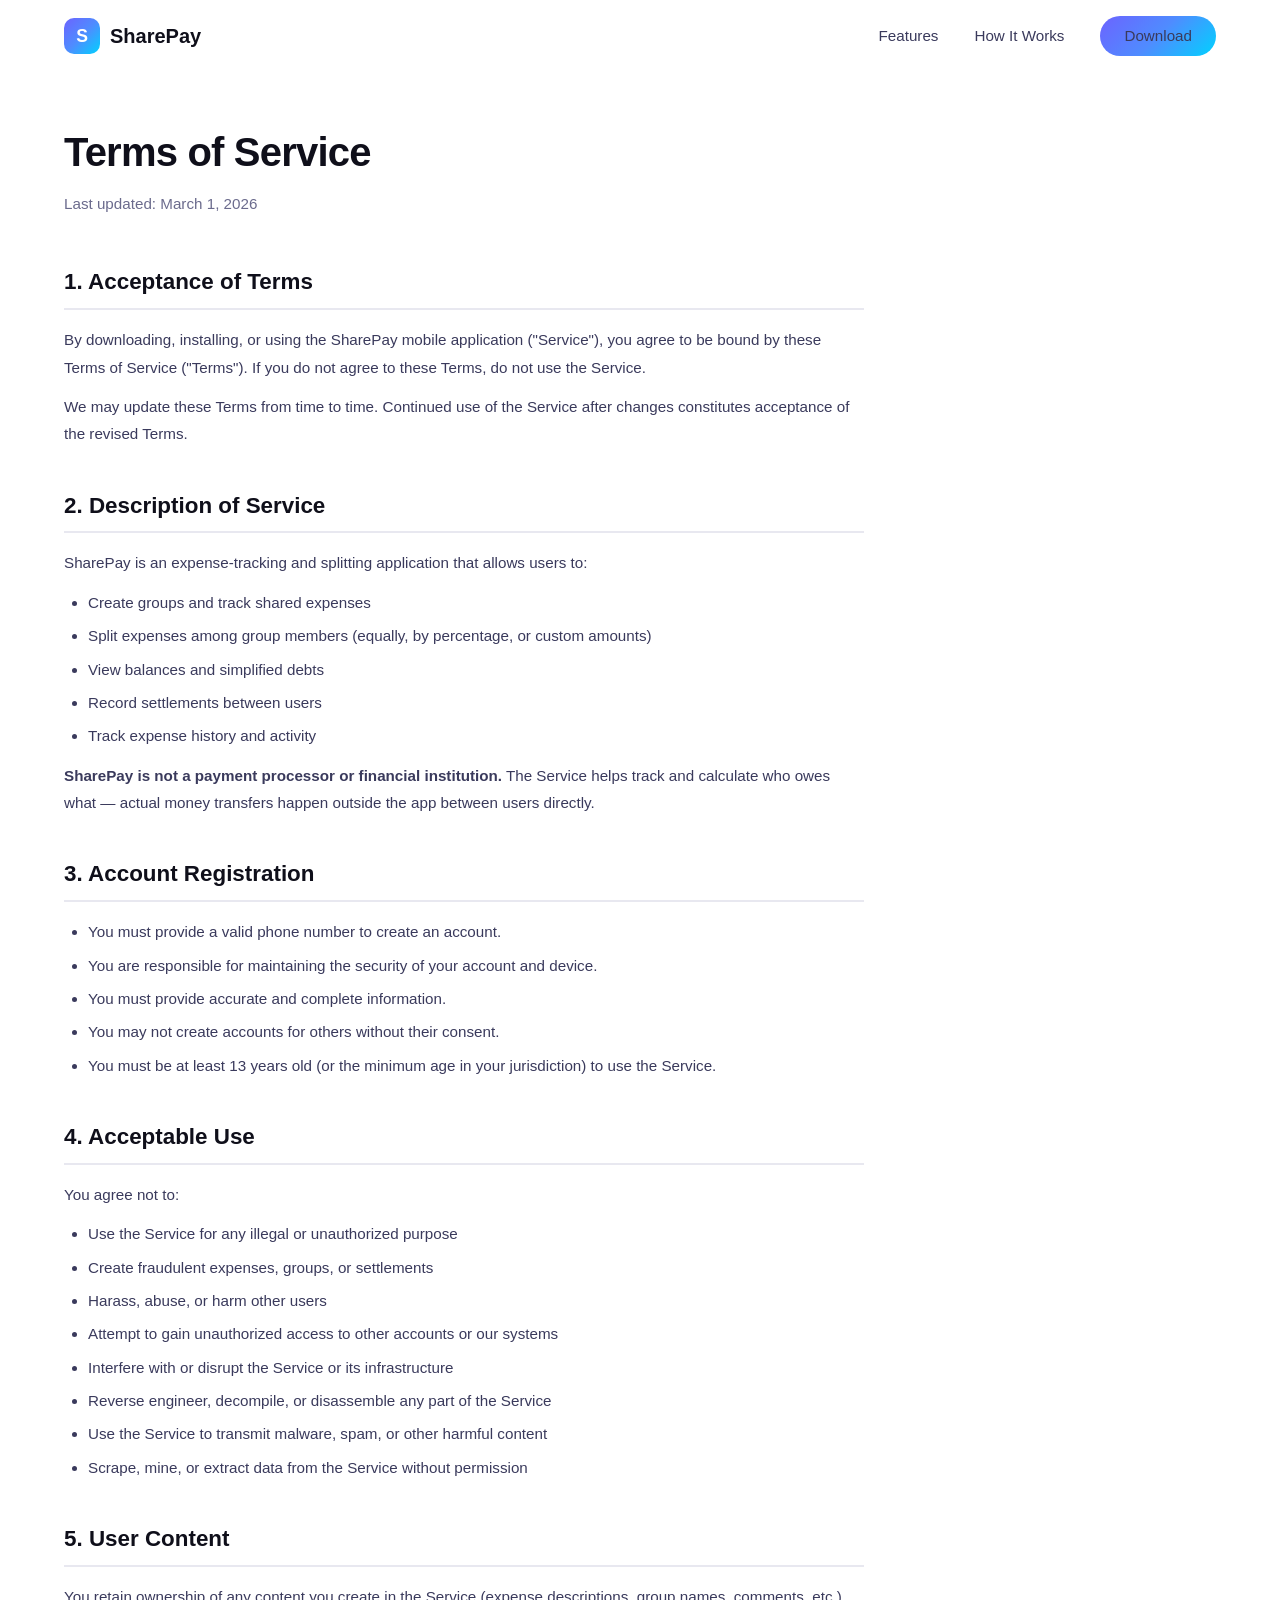
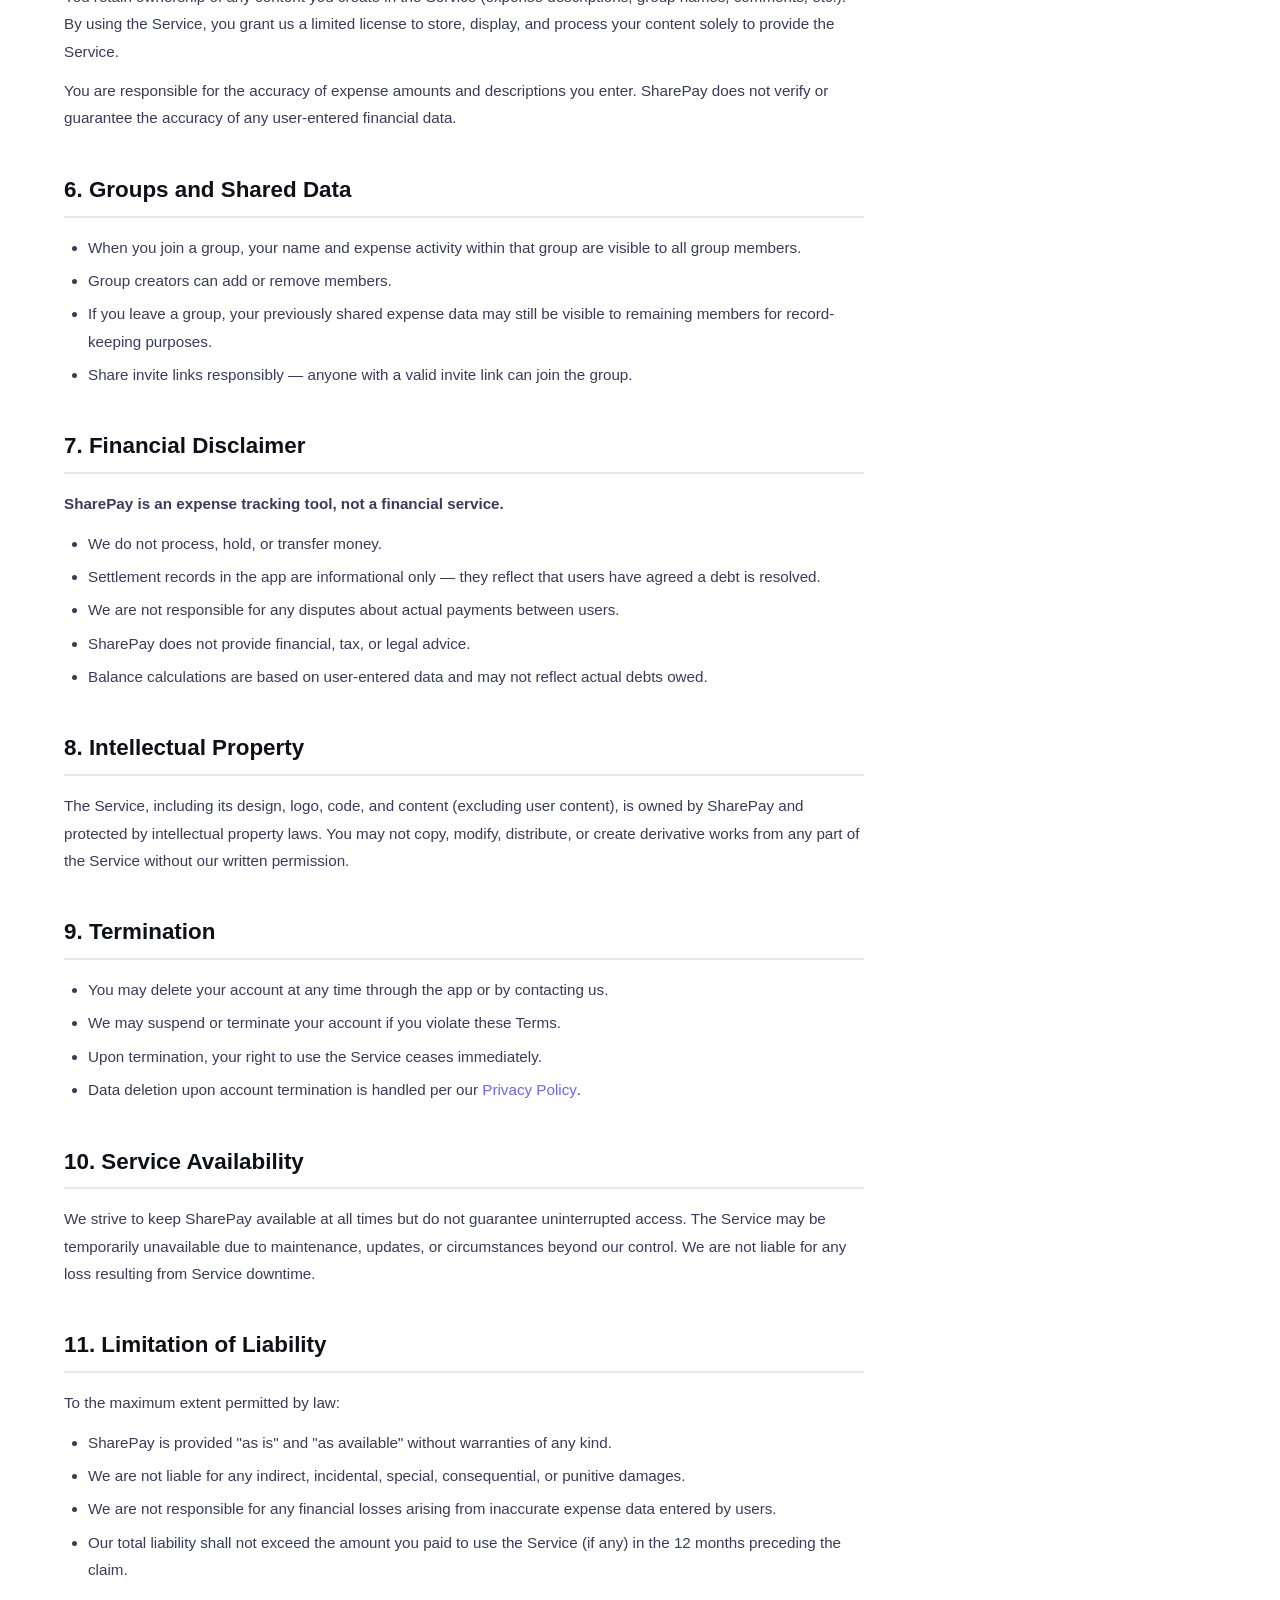
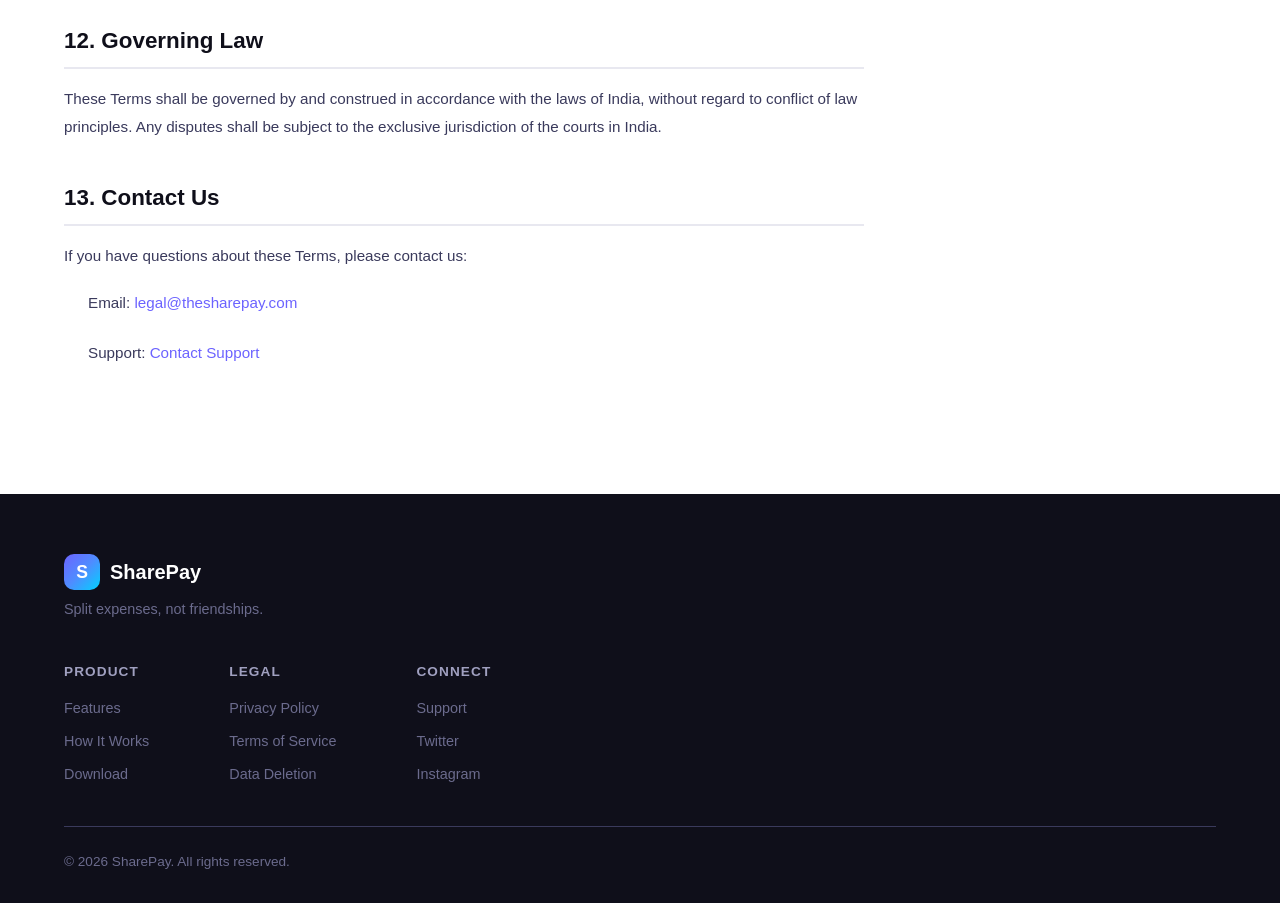
<file: terms.html>
<!DOCTYPE html>
<html lang="en">
<head>
    <meta charset="UTF-8">
    <meta name="viewport" content="width=device-width, initial-scale=1.0">
    <title>Terms of Service — SharePay</title>
    <meta name="description" content="SharePay Terms of Service. Read our terms and conditions for using the app.">
    <link rel="stylesheet" href="css/styles.css">
</head>
<body>

    <nav class="navbar" id="navbar">
        <div class="container nav-container">
            <a href="index.html" class="logo">
                <span class="logo-icon">S</span>
                <span class="logo-text">SharePay</span>
            </a>
            <button class="nav-toggle" id="navToggle" aria-label="Toggle menu">
                <span></span>
                <span></span>
                <span></span>
            </button>
            <ul class="nav-links" id="navLinks">
                <li><a href="index.html#features">Features</a></li>
                <li><a href="index.html#how-it-works">How It Works</a></li>
                <li><a href="index.html#download" class="btn btn-nav">Download</a></li>
            </ul>
        </div>
    </nav>

    <main class="legal-page">
        <div class="container">
            <div class="legal-header">
                <h1>Terms of Service</h1>
                <p class="legal-date">Last updated: March 1, 2026</p>
            </div>

            <div class="legal-content">
                <section>
                    <h2>1. Acceptance of Terms</h2>
                    <p>By downloading, installing, or using the SharePay mobile application ("Service"), you agree to be bound by these Terms of Service ("Terms"). If you do not agree to these Terms, do not use the Service.</p>
                    <p>We may update these Terms from time to time. Continued use of the Service after changes constitutes acceptance of the revised Terms.</p>
                </section>

                <section>
                    <h2>2. Description of Service</h2>
                    <p>SharePay is an expense-tracking and splitting application that allows users to:</p>
                    <ul>
                        <li>Create groups and track shared expenses</li>
                        <li>Split expenses among group members (equally, by percentage, or custom amounts)</li>
                        <li>View balances and simplified debts</li>
                        <li>Record settlements between users</li>
                        <li>Track expense history and activity</li>
                    </ul>
                    <p><strong>SharePay is not a payment processor or financial institution.</strong> The Service helps track and calculate who owes what — actual money transfers happen outside the app between users directly.</p>
                </section>

                <section>
                    <h2>3. Account Registration</h2>
                    <ul>
                        <li>You must provide a valid phone number to create an account.</li>
                        <li>You are responsible for maintaining the security of your account and device.</li>
                        <li>You must provide accurate and complete information.</li>
                        <li>You may not create accounts for others without their consent.</li>
                        <li>You must be at least 13 years old (or the minimum age in your jurisdiction) to use the Service.</li>
                    </ul>
                </section>

                <section>
                    <h2>4. Acceptable Use</h2>
                    <p>You agree not to:</p>
                    <ul>
                        <li>Use the Service for any illegal or unauthorized purpose</li>
                        <li>Create fraudulent expenses, groups, or settlements</li>
                        <li>Harass, abuse, or harm other users</li>
                        <li>Attempt to gain unauthorized access to other accounts or our systems</li>
                        <li>Interfere with or disrupt the Service or its infrastructure</li>
                        <li>Reverse engineer, decompile, or disassemble any part of the Service</li>
                        <li>Use the Service to transmit malware, spam, or other harmful content</li>
                        <li>Scrape, mine, or extract data from the Service without permission</li>
                    </ul>
                </section>

                <section>
                    <h2>5. User Content</h2>
                    <p>You retain ownership of any content you create in the Service (expense descriptions, group names, comments, etc.). By using the Service, you grant us a limited license to store, display, and process your content solely to provide the Service.</p>
                    <p>You are responsible for the accuracy of expense amounts and descriptions you enter. SharePay does not verify or guarantee the accuracy of any user-entered financial data.</p>
                </section>

                <section>
                    <h2>6. Groups and Shared Data</h2>
                    <ul>
                        <li>When you join a group, your name and expense activity within that group are visible to all group members.</li>
                        <li>Group creators can add or remove members.</li>
                        <li>If you leave a group, your previously shared expense data may still be visible to remaining members for record-keeping purposes.</li>
                        <li>Share invite links responsibly — anyone with a valid invite link can join the group.</li>
                    </ul>
                </section>

                <section>
                    <h2>7. Financial Disclaimer</h2>
                    <p><strong>SharePay is an expense tracking tool, not a financial service.</strong></p>
                    <ul>
                        <li>We do not process, hold, or transfer money.</li>
                        <li>Settlement records in the app are informational only — they reflect that users have agreed a debt is resolved.</li>
                        <li>We are not responsible for any disputes about actual payments between users.</li>
                        <li>SharePay does not provide financial, tax, or legal advice.</li>
                        <li>Balance calculations are based on user-entered data and may not reflect actual debts owed.</li>
                    </ul>
                </section>

                <section>
                    <h2>8. Intellectual Property</h2>
                    <p>The Service, including its design, logo, code, and content (excluding user content), is owned by SharePay and protected by intellectual property laws. You may not copy, modify, distribute, or create derivative works from any part of the Service without our written permission.</p>
                </section>

                <section>
                    <h2>9. Termination</h2>
                    <ul>
                        <li>You may delete your account at any time through the app or by contacting us.</li>
                        <li>We may suspend or terminate your account if you violate these Terms.</li>
                        <li>Upon termination, your right to use the Service ceases immediately.</li>
                        <li>Data deletion upon account termination is handled per our <a href="privacy.html">Privacy Policy</a>.</li>
                    </ul>
                </section>

                <section>
                    <h2>10. Service Availability</h2>
                    <p>We strive to keep SharePay available at all times but do not guarantee uninterrupted access. The Service may be temporarily unavailable due to maintenance, updates, or circumstances beyond our control. We are not liable for any loss resulting from Service downtime.</p>
                </section>

                <section>
                    <h2>11. Limitation of Liability</h2>
                    <p>To the maximum extent permitted by law:</p>
                    <ul>
                        <li>SharePay is provided "as is" and "as available" without warranties of any kind.</li>
                        <li>We are not liable for any indirect, incidental, special, consequential, or punitive damages.</li>
                        <li>We are not responsible for any financial losses arising from inaccurate expense data entered by users.</li>
                        <li>Our total liability shall not exceed the amount you paid to use the Service (if any) in the 12 months preceding the claim.</li>
                    </ul>
                </section>

                <section>
                    <h2>12. Governing Law</h2>
                    <p>These Terms shall be governed by and construed in accordance with the laws of India, without regard to conflict of law principles. Any disputes shall be subject to the exclusive jurisdiction of the courts in India.</p>
                </section>

                <section>
                    <h2>13. Contact Us</h2>
                    <p>If you have questions about these Terms, please contact us:</p>
                    <ul class="contact-list">
                        <li>Email: <a href="mailto:legal@thesharepay.com">legal@thesharepay.com</a></li>
                        <li>Support: <a href="support.html">Contact Support</a></li>
                    </ul>
                </section>
            </div>
        </div>
    </main>

    <footer class="footer">
        <div class="container footer-container">
            <div class="footer-brand">
                <a href="index.html" class="logo">
                    <span class="logo-icon">S</span>
                    <span class="logo-text">SharePay</span>
                </a>
                <p>Split expenses, not friendships.</p>
            </div>
            <div class="footer-links">
                <div class="footer-col">
                    <h4>Product</h4>
                    <a href="index.html#features">Features</a>
                    <a href="index.html#how-it-works">How It Works</a>
                    <a href="index.html#download">Download</a>
                </div>
                <div class="footer-col">
                    <h4>Legal</h4>
                    <a href="privacy.html">Privacy Policy</a>
                    <a href="terms.html">Terms of Service</a>
                    <a href="data-deletion.html">Data Deletion</a>
                </div>
                <div class="footer-col">
                    <h4>Connect</h4>
                    <a href="support.html">Support</a>
                    <a href="#">Twitter</a>
                    <a href="#">Instagram</a>
                </div>
            </div>
            <div class="footer-bottom">
                <p>&copy; 2026 SharePay. All rights reserved.</p>
            </div>
        </div>
    </footer>

    <script src="js/main.js"></script>
</body>
</html>
</file>
<file: css/styles.css>
/* ========================================
   Reset & Base
   ======================================== */

*, *::before, *::after {
    margin: 0;
    padding: 0;
    box-sizing: border-box;
}

:root {
    --purple: #6C63FF;
    --blue: #4F8CFF;
    --teal: #00D2FF;
    --dark: #0F0F1A;
    --dark-light: #1A1A2E;
    --gray-900: #1E1E30;
    --gray-700: #3A3A5C;
    --gray-500: #6B6B8D;
    --gray-300: #A0A0C0;
    --gray-100: #E8E8F0;
    --white: #FFFFFF;
    --gradient: linear-gradient(135deg, var(--purple), var(--blue), var(--teal));
    --gradient-subtle: linear-gradient(135deg, rgba(108,99,255,0.1), rgba(79,140,255,0.1), rgba(0,210,255,0.1));
    --radius: 12px;
    --radius-lg: 20px;
    --shadow: 0 4px 24px rgba(0, 0, 0, 0.08);
    --shadow-lg: 0 8px 48px rgba(0, 0, 0, 0.12);
    --transition: 0.3s ease;
}

html {
    scroll-behavior: smooth;
    font-size: 16px;
}

body {
    font-family: -apple-system, BlinkMacSystemFont, 'Segoe UI', Roboto, 'Helvetica Neue', Arial, sans-serif;
    color: var(--dark);
    background: var(--white);
    line-height: 1.6;
    overflow-x: hidden;
}

.container {
    max-width: 1200px;
    margin: 0 auto;
    padding: 0 24px;
}

a {
    text-decoration: none;
    color: inherit;
}

/* ========================================
   Buttons
   ======================================== */

.btn {
    display: inline-flex;
    align-items: center;
    gap: 8px;
    padding: 12px 28px;
    border-radius: 50px;
    font-size: 1rem;
    font-weight: 600;
    cursor: pointer;
    transition: transform var(--transition), box-shadow var(--transition), opacity var(--transition);
    border: none;
    white-space: nowrap;
}

.btn:hover {
    transform: translateY(-2px);
    box-shadow: 0 8px 24px rgba(108, 99, 255, 0.3);
}

.btn:active {
    transform: translateY(0);
}

.btn-primary {
    background: var(--gradient);
    color: var(--white);
}

.btn-secondary {
    background: var(--white);
    color: var(--dark);
    border: 2px solid var(--gray-100);
}

.btn-secondary:hover {
    border-color: var(--purple);
    box-shadow: 0 8px 24px rgba(108, 99, 255, 0.15);
}

.btn-nav {
    padding: 8px 24px;
    background: var(--gradient);
    color: var(--white);
    border-radius: 50px;
    font-size: 0.9rem;
}

.btn-lg {
    padding: 16px 36px;
    font-size: 1.1rem;
}

/* ========================================
   Navigation
   ======================================== */

.navbar {
    position: fixed;
    top: 0;
    left: 0;
    right: 0;
    z-index: 1000;
    background: rgba(255, 255, 255, 0.9);
    backdrop-filter: blur(20px);
    -webkit-backdrop-filter: blur(20px);
    border-bottom: 1px solid transparent;
    transition: border-color var(--transition), box-shadow var(--transition);
}

.navbar.scrolled {
    border-bottom-color: var(--gray-100);
    box-shadow: 0 2px 16px rgba(0, 0, 0, 0.06);
}

.nav-container {
    display: flex;
    align-items: center;
    justify-content: space-between;
    height: 72px;
}

.logo {
    display: flex;
    align-items: center;
    gap: 10px;
    font-weight: 700;
    font-size: 1.25rem;
}

.logo-icon {
    display: flex;
    align-items: center;
    justify-content: center;
    width: 36px;
    height: 36px;
    background: var(--gradient);
    color: var(--white);
    border-radius: 10px;
    font-weight: 800;
    font-size: 1.1rem;
}

.logo-text {
    color: var(--dark);
}

.nav-links {
    display: flex;
    align-items: center;
    gap: 36px;
    list-style: none;
}

.nav-links a {
    font-size: 0.95rem;
    font-weight: 500;
    color: var(--gray-700);
    transition: color var(--transition);
}

.nav-links a:hover {
    color: var(--purple);
}

.nav-toggle {
    display: none;
    flex-direction: column;
    gap: 5px;
    background: none;
    border: none;
    cursor: pointer;
    padding: 4px;
}

.nav-toggle span {
    display: block;
    width: 24px;
    height: 2px;
    background: var(--dark);
    border-radius: 2px;
    transition: transform var(--transition), opacity var(--transition);
}

.nav-toggle.active span:nth-child(1) {
    transform: translateY(7px) rotate(45deg);
}

.nav-toggle.active span:nth-child(2) {
    opacity: 0;
}

.nav-toggle.active span:nth-child(3) {
    transform: translateY(-7px) rotate(-45deg);
}

/* ========================================
   Hero
   ======================================== */

.hero {
    padding: 140px 0 80px;
    background: linear-gradient(180deg, rgba(108, 99, 255, 0.03) 0%, rgba(255,255,255,0) 100%);
}

.hero-container {
    display: grid;
    grid-template-columns: 1fr 1fr;
    align-items: center;
    gap: 60px;
}

.hero h1 {
    font-size: 3.5rem;
    font-weight: 800;
    line-height: 1.15;
    letter-spacing: -0.02em;
    background: var(--gradient);
    -webkit-background-clip: text;
    -webkit-text-fill-color: transparent;
    background-clip: text;
}

.hero-subtitle {
    margin-top: 20px;
    font-size: 1.2rem;
    color: var(--gray-500);
    max-width: 480px;
    line-height: 1.7;
}

.hero-cta {
    margin-top: 36px;
    display: flex;
    gap: 16px;
    flex-wrap: wrap;
}

.hero-visual {
    display: flex;
    justify-content: center;
}

.phone-mockup {
    width: 280px;
    height: 560px;
    background: var(--dark);
    border-radius: 40px;
    padding: 12px;
    box-shadow: var(--shadow-lg), 0 0 0 2px var(--gray-700);
    position: relative;
}

.phone-mockup::before {
    content: '';
    position: absolute;
    top: 12px;
    left: 50%;
    transform: translateX(-50%);
    width: 100px;
    height: 28px;
    background: var(--dark);
    border-radius: 0 0 16px 16px;
    z-index: 2;
}

.phone-screen {
    width: 100%;
    height: 100%;
    background: var(--gradient-subtle);
    border-radius: 30px;
    display: flex;
    align-items: center;
    justify-content: center;
    overflow: hidden;
}

.phone-screen-img {
    width: 100%;
    height: 100%;
    object-fit: cover;
    border-radius: 30px;
}

/* ========================================
   Section Headers
   ======================================== */

.section-header {
    text-align: center;
    margin-bottom: 60px;
}

.section-header h2 {
    font-size: 2.5rem;
    font-weight: 800;
    letter-spacing: -0.02em;
    color: var(--dark);
}

.section-header p {
    margin-top: 12px;
    font-size: 1.1rem;
    color: var(--gray-500);
}

/* ========================================
   Features
   ======================================== */

.features {
    padding: 100px 0;
}

.features-grid {
    display: grid;
    grid-template-columns: repeat(3, 1fr);
    gap: 32px;
}

.feature-card {
    padding: 36px 28px;
    border-radius: var(--radius-lg);
    background: var(--white);
    border: 1px solid var(--gray-100);
    transition: transform var(--transition), box-shadow var(--transition), border-color var(--transition);
}

.feature-card:hover {
    transform: translateY(-4px);
    box-shadow: var(--shadow-lg);
    border-color: rgba(108, 99, 255, 0.2);
}

.feature-icon {
    display: inline-flex;
    align-items: center;
    justify-content: center;
    width: 56px;
    height: 56px;
    border-radius: 14px;
    background: var(--gradient-subtle);
    color: var(--purple);
    margin-bottom: 20px;
}

.feature-card h3 {
    font-size: 1.2rem;
    font-weight: 700;
    margin-bottom: 8px;
    color: var(--dark);
}

.feature-card p {
    font-size: 0.95rem;
    color: var(--gray-500);
    line-height: 1.6;
}

/* ========================================
   How It Works
   ======================================== */

.how-it-works {
    padding: 100px 0;
    background: linear-gradient(180deg, rgba(108, 99, 255, 0.03) 0%, rgba(0, 210, 255, 0.03) 100%);
}

.steps {
    display: flex;
    align-items: flex-start;
    justify-content: center;
    gap: 0;
}

.step {
    text-align: center;
    padding: 40px 32px;
    flex: 1;
    max-width: 320px;
}

.step-number {
    display: inline-flex;
    align-items: center;
    justify-content: center;
    width: 64px;
    height: 64px;
    border-radius: 50%;
    background: var(--gradient);
    color: var(--white);
    font-size: 1.5rem;
    font-weight: 800;
    margin-bottom: 24px;
}

.step h3 {
    font-size: 1.3rem;
    font-weight: 700;
    margin-bottom: 10px;
    color: var(--dark);
}

.step p {
    font-size: 0.95rem;
    color: var(--gray-500);
    line-height: 1.6;
}

.step-connector {
    width: 80px;
    height: 2px;
    background: var(--gradient);
    margin-top: 68px;
    flex-shrink: 0;
    border-radius: 2px;
}

/* ========================================
   Screenshots
   ======================================== */

.screenshots {
    padding: 100px 0;
}

.screenshots-scroll {
    display: flex;
    gap: 24px;
    overflow-x: auto;
    padding: 20px 0;
    scroll-snap-type: x mandatory;
    -webkit-overflow-scrolling: touch;
    scrollbar-width: none;
}

.screenshots-scroll::-webkit-scrollbar {
    display: none;
}

.screenshot-card {
    flex-shrink: 0;
    scroll-snap-align: center;
}

.screenshot-img {
    width: 220px;
    height: 440px;
    border: 1px solid var(--gray-100);
    border-radius: var(--radius-lg);
    object-fit: cover;
    object-position: top;
    transition: transform var(--transition), box-shadow var(--transition);
}

.screenshot-card:hover .screenshot-img {
    transform: translateY(-4px);
    box-shadow: var(--shadow-lg);
}

/* ========================================
   Download CTA
   ======================================== */

.download {
    padding: 100px 0;
}

.download-container {
    text-align: center;
    padding: 80px 48px;
    background: var(--gradient);
    border-radius: var(--radius-lg);
    color: var(--white);
}

.download-container h2 {
    font-size: 2.5rem;
    font-weight: 800;
    letter-spacing: -0.02em;
}

.download-container p {
    margin-top: 12px;
    font-size: 1.1rem;
    opacity: 0.9;
}

.download-buttons {
    margin-top: 36px;
    display: flex;
    justify-content: center;
    gap: 16px;
    flex-wrap: wrap;
}

.download .btn-primary {
    background: var(--white);
    color: var(--purple);
}

.download .btn-primary:hover {
    box-shadow: 0 8px 32px rgba(0, 0, 0, 0.2);
}

.download .btn-secondary {
    background: rgba(255, 255, 255, 0.15);
    color: var(--white);
    border-color: rgba(255, 255, 255, 0.3);
}

.download .btn-secondary:hover {
    background: rgba(255, 255, 255, 0.25);
    border-color: rgba(255, 255, 255, 0.5);
    box-shadow: 0 8px 32px rgba(0, 0, 0, 0.2);
}

/* ========================================
   Footer
   ======================================== */

.footer {
    padding: 60px 0 30px;
    background: var(--dark);
    color: var(--gray-300);
}

.footer-container {
    display: flex;
    flex-direction: column;
    gap: 40px;
}

.footer .logo-text {
    color: var(--white);
}

.footer-brand p {
    margin-top: 8px;
    font-size: 0.9rem;
    color: var(--gray-500);
}

.footer-links {
    display: flex;
    gap: 80px;
}

.footer-col {
    display: flex;
    flex-direction: column;
    gap: 10px;
}

.footer-col h4 {
    font-size: 0.85rem;
    font-weight: 700;
    text-transform: uppercase;
    letter-spacing: 0.08em;
    color: var(--gray-300);
    margin-bottom: 4px;
}

.footer-col a {
    font-size: 0.9rem;
    color: var(--gray-500);
    transition: color var(--transition);
}

.footer-col a:hover {
    color: var(--white);
}

.footer-bottom {
    border-top: 1px solid var(--gray-700);
    padding-top: 24px;
}

.footer-bottom p {
    font-size: 0.85rem;
    color: var(--gray-500);
}

/* ========================================
   Legal / Inner Pages
   ======================================== */

.legal-page {
    padding: 120px 0 80px;
    min-height: 60vh;
}

.legal-header {
    margin-bottom: 48px;
}

.legal-header h1 {
    font-size: 2.5rem;
    font-weight: 800;
    letter-spacing: -0.02em;
    color: var(--dark);
}

.legal-date {
    margin-top: 8px;
    font-size: 0.95rem;
    color: var(--gray-500);
}

.legal-subtitle {
    margin-top: 8px;
    font-size: 1.1rem;
    color: var(--gray-500);
}

.legal-content {
    max-width: 800px;
}

.legal-content section {
    margin-bottom: 40px;
}

.legal-content h2 {
    font-size: 1.4rem;
    font-weight: 700;
    color: var(--dark);
    margin-bottom: 16px;
    padding-bottom: 8px;
    border-bottom: 2px solid var(--gray-100);
}

.legal-content h3 {
    font-size: 1.1rem;
    font-weight: 600;
    color: var(--dark);
    margin: 20px 0 10px;
}

.legal-content p {
    font-size: 0.95rem;
    color: var(--gray-700);
    line-height: 1.8;
    margin-bottom: 12px;
}

.legal-content ul,
.legal-content ol {
    margin: 12px 0;
    padding-left: 24px;
}

.legal-content li {
    font-size: 0.95rem;
    color: var(--gray-700);
    line-height: 1.8;
    margin-bottom: 6px;
}

.legal-content a {
    color: var(--purple);
    font-weight: 500;
    transition: opacity var(--transition);
}

.legal-content a:hover {
    opacity: 0.8;
}

.contact-list {
    list-style: none;
    padding-left: 0;
}

.contact-list li {
    padding: 8px 0;
}

/* Support Page */

.support-grid {
    display: grid;
    grid-template-columns: repeat(3, 1fr);
    gap: 24px;
    margin-bottom: 60px;
}

.support-card {
    padding: 32px 24px;
    border-radius: var(--radius-lg);
    background: var(--white);
    border: 1px solid var(--gray-100);
    text-align: center;
    transition: transform var(--transition), box-shadow var(--transition);
}

.support-card:hover {
    transform: translateY(-4px);
    box-shadow: var(--shadow-lg);
}

.support-icon {
    display: inline-flex;
    align-items: center;
    justify-content: center;
    width: 56px;
    height: 56px;
    border-radius: 14px;
    background: var(--gradient-subtle);
    color: var(--purple);
    margin-bottom: 16px;
}

.support-card h3 {
    font-size: 1.15rem;
    font-weight: 700;
    color: var(--dark);
    margin-bottom: 8px;
}

.support-card p {
    font-size: 0.9rem;
    color: var(--gray-500);
    line-height: 1.6;
    margin-bottom: 16px;
}

.support-card .btn {
    font-size: 0.85rem;
    padding: 10px 20px;
}

/* FAQ */

.faq-section {
    max-width: 800px;
}

.faq-section h2 {
    font-size: 1.8rem;
    font-weight: 800;
    color: var(--dark);
    margin-bottom: 32px;
}

.faq-item {
    padding: 24px 0;
    border-bottom: 1px solid var(--gray-100);
}

.faq-item h3 {
    font-size: 1.05rem;
    font-weight: 600;
    color: var(--dark);
    margin-bottom: 8px;
}

.faq-item p {
    font-size: 0.95rem;
    color: var(--gray-500);
    line-height: 1.7;
}

.faq-item a {
    color: var(--purple);
    font-weight: 500;
}

/* Data Deletion */

.deletion-methods {
    display: grid;
    grid-template-columns: 1fr 1fr;
    gap: 24px;
    margin: 24px 0;
}

.deletion-method {
    padding: 24px;
    border-radius: var(--radius);
    background: var(--white);
    border: 1px solid var(--gray-100);
}

.deletion-method h3 {
    font-size: 1.05rem;
    font-weight: 700;
    color: var(--dark);
    margin: 0 0 12px;
}

.deletion-method ol {
    padding-left: 20px;
}

.deletion-method li {
    font-size: 0.9rem;
    color: var(--gray-700);
    line-height: 1.7;
}

/* ========================================
   Scroll Reveal Animation
   ======================================== */

.reveal {
    opacity: 0;
    transform: translateY(30px);
    transition: opacity 0.6s ease, transform 0.6s ease;
}

.reveal.visible {
    opacity: 1;
    transform: translateY(0);
}

/* ========================================
   Responsive — Tablet
   ======================================== */

@media (max-width: 1024px) {
    .hero h1 {
        font-size: 2.8rem;
    }

    .features-grid {
        grid-template-columns: repeat(2, 1fr);
    }

    .steps {
        flex-wrap: wrap;
        gap: 0;
    }

    .step-connector {
        display: none;
    }
}

/* ========================================
   Responsive — Mobile
   ======================================== */

@media (max-width: 768px) {
    .nav-toggle {
        display: flex;
    }

    .nav-links {
        position: fixed;
        top: 72px;
        left: 0;
        right: 0;
        background: rgba(255, 255, 255, 0.98);
        backdrop-filter: blur(20px);
        -webkit-backdrop-filter: blur(20px);
        flex-direction: column;
        padding: 24px;
        gap: 20px;
        border-bottom: 1px solid var(--gray-100);
        transform: translateY(-120%);
        opacity: 0;
        transition: transform var(--transition), opacity var(--transition);
        pointer-events: none;
    }

    .nav-links.open {
        transform: translateY(0);
        opacity: 1;
        pointer-events: all;
    }

    .hero {
        padding: 110px 0 60px;
    }

    .hero-container {
        grid-template-columns: 1fr;
        gap: 48px;
        text-align: center;
    }

    .hero h1 {
        font-size: 2.2rem;
    }

    .hero-subtitle {
        margin-left: auto;
        margin-right: auto;
    }

    .hero-cta {
        justify-content: center;
    }

    .hero-visual {
        order: -1;
    }

    .phone-mockup {
        width: 220px;
        height: 440px;
        border-radius: 32px;
        padding: 10px;
    }

    .phone-mockup::before {
        width: 80px;
        height: 24px;
    }

    .phone-screen {
        border-radius: 24px;
    }

    .section-header h2 {
        font-size: 1.8rem;
    }

    .features-grid {
        grid-template-columns: 1fr;
        gap: 20px;
    }

    .feature-card {
        padding: 28px 24px;
    }

    .steps {
        flex-direction: column;
        align-items: center;
    }

    .step {
        max-width: 100%;
    }

    .screenshot-img {
        width: 180px;
        height: 360px;
    }

    .download-container {
        padding: 48px 24px;
        border-radius: var(--radius);
    }

    .download-container h2 {
        font-size: 1.8rem;
    }

    .footer-links {
        flex-direction: column;
        gap: 32px;
    }

    .btn {
        padding: 10px 24px;
        font-size: 0.9rem;
    }

    .btn-lg {
        padding: 14px 28px;
        font-size: 1rem;
    }

    .legal-page {
        padding: 100px 0 60px;
    }

    .legal-header h1 {
        font-size: 1.8rem;
    }

    .support-grid {
        grid-template-columns: 1fr;
    }

    .deletion-methods {
        grid-template-columns: 1fr;
    }

    .faq-section h2 {
        font-size: 1.4rem;
    }
}
</file>
